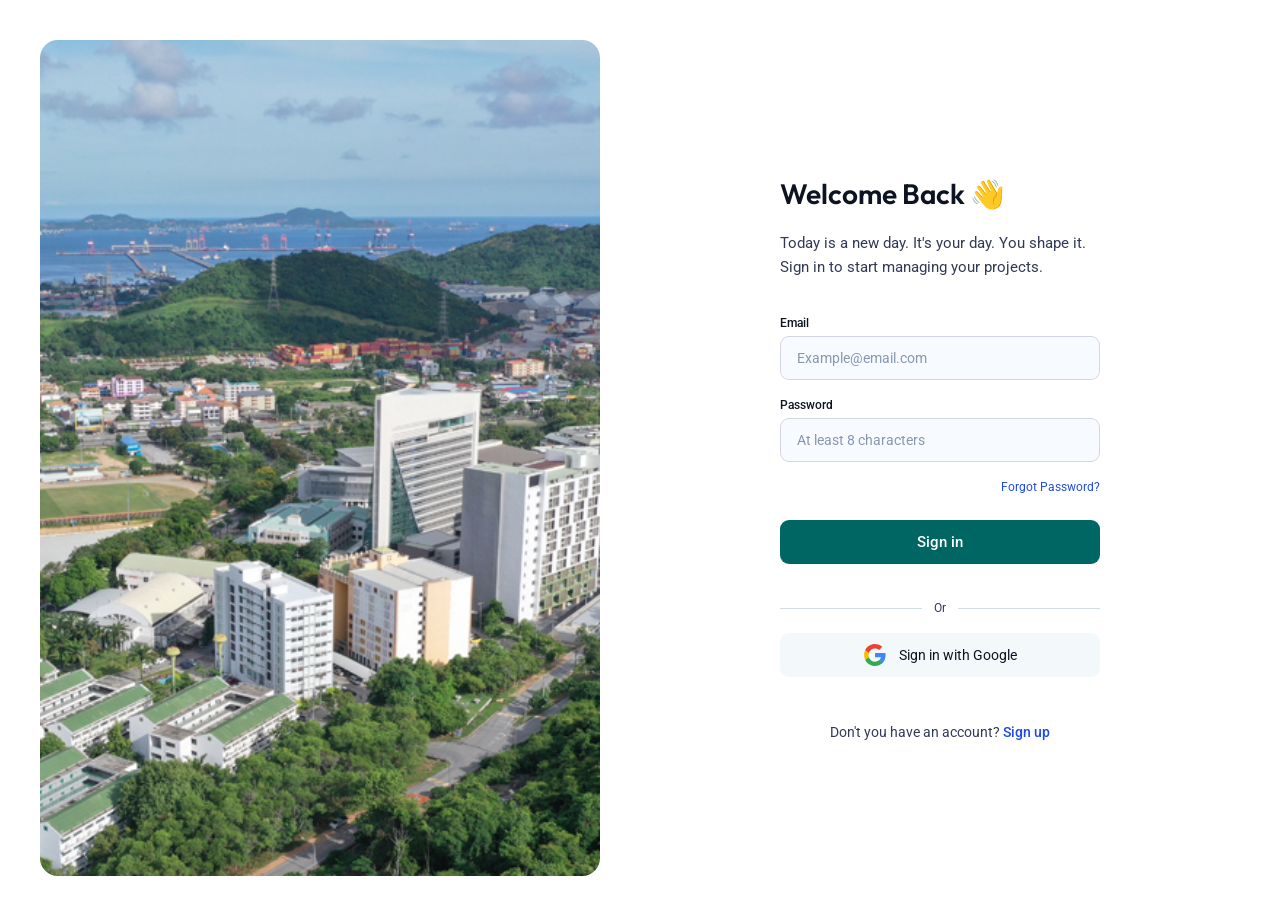
<file: src/index.html>
<!DOCTYPE html>
<html lang="th">
<head>
  <meta charset="UTF-8">
  <meta name="viewport" content="width=device-width, initial-scale=1.0">
  <title>KUDMS - Login</title>
  
  <!-- Fonts: Google Fonts (Inter for Headings, Roboto for Body) -->
  <link rel="preconnect" href="https://fonts.googleapis.com">
  <link rel="preconnect" href="https://fonts.gstatic.com" crossorigin>
  <link href="https://fonts.googleapis.com/css2?family=Inter:wght@400;500;600&family=Outfit:wght@500;600&family=Roboto:wght@400;500&display=swap" rel="stylesheet">
  
  <!-- Styles -->
  <link rel="stylesheet" href="./css/login.css">
</head>
<body>

  <main class="login-container">
    
    <!-- Left Art Section (Hidden on Mobile) -->
    <section class="login-art">
      <img src="../assets/img/side_img_login.jpg" alt="KUDMS Abstract Art">
    </section>

    <!-- Right Form Section -->
    <section class="login-form-wrapper">
      <div class="login-form-content">
        
        <!-- Header -->
        <header class="login-header">
          <h1>Welcome Back 👋</h1>
          <p>Today is a new day. It's your day. You shape it. Sign in to start managing your projects.</p>
        </header>

        <!-- Form -->
        <form class="login-form" action="#" method="POST">
          
          <div class="form-group">
            <label for="email">Email</label>
            <input type="email" id="email" class="form-input" placeholder="Example@email.com" required>
          </div>

          <div class="form-group">
            <label for="password">Password</label>
            <input type="password" id="password" class="form-input" placeholder="At least 8 characters" required>
          </div>

          <a href="./forget_password.html" class="forgot-password">Forgot Password?</a>

          <button type="submit" class="btn-primary">Sign in</button>
        </form>

        <!-- Social Login -->
        <div class="social-login">
          <div class="divider">
            <span>Or</span>
          </div>

          <!-- Since Google svg is not exported separately, we will use a generic svg icon inline or text. Let's use an inline SVG for Google logo -->
          <button type="button" class="btn-social">
            <svg width="24" height="24" viewBox="0 0 24 24" fill="none" xmlns="http://www.w3.org/2000/svg">
              <path d="M22.56 12.25C22.56 11.47 22.49 10.72 22.36 10H12V14.26H17.92C17.66 15.63 16.88 16.79 15.71 17.57V20.34H19.28C21.36 18.42 22.56 15.6 22.56 12.25Z" fill="#4285F4"/>
              <path d="M12 23C14.97 23 17.46 22.02 19.28 20.34L15.71 17.57C14.73 18.23 13.47 18.63 12 18.63C9.16 18.63 6.75 16.71 5.89 14.15H2.22V16.99C4.02 20.57 7.7 23 12 23Z" fill="#34A853"/>
              <path d="M5.89 14.15C5.67 13.49 5.54 12.77 5.54 12C5.54 11.23 5.67 10.51 5.89 9.85V7.01H2.22C1.48 8.49 1.05 10.18 1.05 12C1.05 13.82 1.48 15.51 2.22 16.99L5.89 14.15Z" fill="#FBBC05"/>
              <path d="M12 5.38C13.62 5.38 15.06 5.93 16.2 7.02L19.35 3.87C17.45 2.09 14.97 1 12 1C7.7 1 4.02 3.43 2.22 7.01L5.89 9.85C6.75 7.29 9.16 5.38 12 5.38Z" fill="#EA4335"/>
            </svg>
            Sign in with Google
          </button>
          
          <!-- Commenting out Facebook as per design showing it hidden: display: none -->
          <!--
          <button type="button" class="btn-social">
            Sign in with Facebook
          </button>
          -->
        </div>

        <div class="signup-link">
          Don't you have an account? <a href="#">Sign up</a>
        </div>

      </div>
    </section>

  </main>

</body>
</html>
</file>
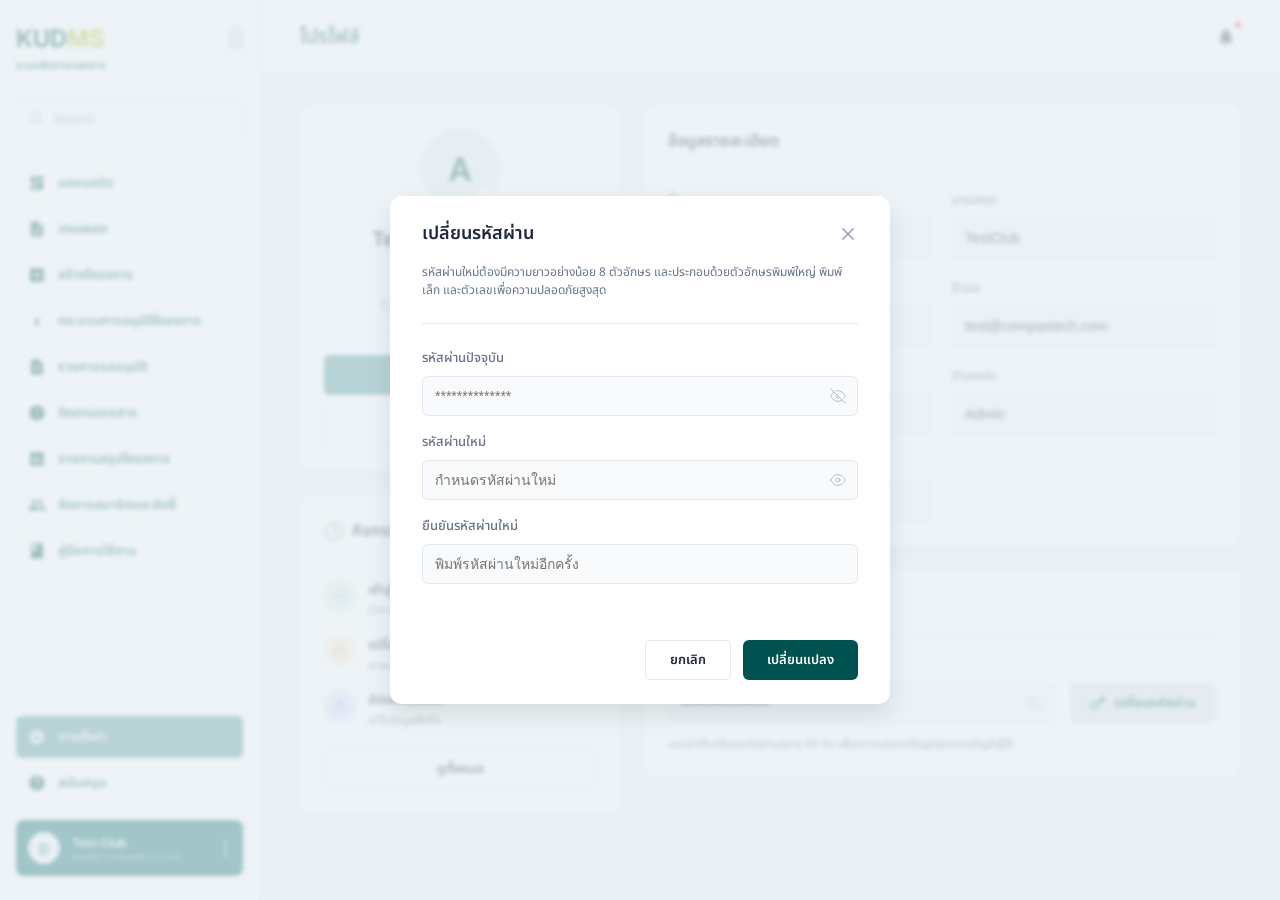
<file: src/account-change_pass.html>
<!DOCTYPE html>
<html lang="th">
<head>
  <meta charset="UTF-8">
  <meta name="viewport" content="width=device-width, initial-scale=1.0">
  <title>KUDMS - Change Password</title>
  
  <!-- Fonts -->
  <link rel="preconnect" href="https://fonts.googleapis.com">
  <link rel="preconnect" href="https://fonts.gstatic.com" crossorigin>
  <link href="https://fonts.googleapis.com/css2?family=Inter:wght@400;500;600;700&family=Noto+Sans+Thai:wght@400;500;600;700&display=swap" rel="stylesheet">
  
  <!-- Styles -->
  <link rel="stylesheet" href="./css/sidebar.css">
  <link rel="stylesheet" href="./css/document.css">
  <link rel="stylesheet" href="./css/account.css">
</head>
<body>

  <!-- Sidebar Component -->
  <kudms-sidebar active-item="settings"></kudms-sidebar>

  <!-- Main Content Area -->
  <main class="main-content">
    
    <!-- Top Navbar Component -->
    <kudms-navbar title="โปรไฟล์" title-style="color: var(--color-primary-dark); font-size: 20px;"></kudms-navbar>

    <!-- Content Container -->
    <div class="content-container account-wrapper">
      
      <div class="account-grid">
        
        <!-- Left Column -->
        <div class="account-left">
          
          <!-- Profile Main Info Card -->
          <div class="account-card">
            <div class="profile-main-info">
              <div class="profile-avatar-large">
                A
                <div class="edit-badge">
                  <svg viewBox="0 0 24 24" stroke-linecap="round" stroke-linejoin="round">
                    <path d="M17 3a2.828 2.828 0 1 1 4 4L7.5 20.5 2 22l1.5-5.5L17 3z"></path>
                  </svg>
                </div>
              </div>
              <h3 class="profile-name-large thai-text">TestClub TestClub</h3>
              <div class="profile-role-badge">Admin</div>
              <div class="profile-email-large">
                <svg viewBox="0 0 24 24" stroke-linecap="round" stroke-linejoin="round">
                  <path d="M4 4h16c1.1 0 2 .9 2 2v12c0 1.1-.9 2-2 2H4c-1.1 0-2-.9-2-2V6c0-1.1.9-2 2-2z"></path>
                  <polyline points="22,6 12,13 2,6"></polyline>
                </svg>
                test@compaxtech.com
              </div>
            </div>
            <div class="profile-actions">
              <button class="btn btn-primary btn-block thai-text">อัปโหลดรูปภาพใหม่</button>
              <button class="btn btn-outline btn-block thai-text">ลบรูปโปรไฟล์</button>
            </div>
          </div>
          
          <!-- Recent Activity Card -->
          <div class="account-card">
            <div class="account-card-header thai-text">
              <svg viewBox="0 0 24 24" stroke-linecap="round" stroke-linejoin="round">
                <circle cx="12" cy="12" r="10"></circle>
                <polyline points="12 6 12 12 16 14"></polyline>
              </svg>
              กิจกรรมล่าสุด
            </div>
            <div class="activity-list">
              <div class="activity-item">
                <div class="activity-left">
                  <div class="activity-icon login">
                    <svg viewBox="0 0 24 24" stroke-linecap="round" stroke-linejoin="round">
                      <path d="M15 3h4a2 2 0 0 1 2 2v14a2 2 0 0 1-2 2h-4"></path>
                      <polyline points="10 17 15 12 10 7"></polyline>
                      <line x1="15" y1="12" x2="3" y2="12"></line>
                    </svg>
                  </div>
                  <div class="activity-details">
                    <div class="activity-title thai-text">เข้าสู่ระบบล่าสุด</div>
                    <div class="activity-desc thai-text">Chrome ในกรุงเทพฯ</div>
                  </div>
                </div>
                <div class="activity-time thai-text">10 นาทีที่แล้ว</div>
              </div>
              
              <div class="activity-item">
                <div class="activity-left">
                  <div class="activity-icon password">
                    <svg viewBox="0 0 24 24" stroke-linecap="round" stroke-linejoin="round">
                      <rect x="3" y="11" width="18" height="11" rx="2" ry="2"></rect>
                      <path d="M7 11V7a5 5 0 0 1 10 0v4"></path>
                    </svg>
                  </div>
                  <div class="activity-details">
                    <div class="activity-title thai-text">เปลี่ยนรหัสผ่าน</div>
                    <div class="activity-desc thai-text">ความปลอดภัยอัปเดต</div>
                  </div>
                </div>
                <div class="activity-time thai-text">2 วันก่อน</div>
              </div>
              
              <div class="activity-item">
                <div class="activity-left">
                  <div class="activity-icon update">
                    <svg viewBox="0 0 24 24" stroke-linecap="round" stroke-linejoin="round">
                      <path d="M20 21v-2a4 4 0 0 0-4-4H8a4 4 0 0 0-4 4v2"></path>
                      <circle cx="12" cy="7" r="4"></circle>
                    </svg>
                  </div>
                  <div class="activity-details">
                    <div class="activity-title thai-text">อัปเดตโปรไฟล์</div>
                    <div class="activity-desc thai-text">แก้ไขข้อมูลสังกัด</div>
                  </div>
                </div>
                <div class="activity-time thai-text">5 วันก่อน</div>
              </div>
            </div>
            <button class="btn btn-outline btn-block thai-text">ดูทั้งหมด</button>
          </div>
          
        </div>
        
        <!-- Right Column -->
        <div class="account-right">
          
          <!-- Details Card -->
          <div class="account-card">
            <div class="account-card-header thai-text">ข้อมูลรายละเอียด</div>
            <div class="form-grid">
              <div class="form-group">
                <label class="thai-text">ชื่อ</label>
                <input type="text" value="TestClub" readonly>
              </div>
              <div class="form-group">
                <label class="thai-text">นามสกุล</label>
                <input type="text" value="TestClub" readonly>
              </div>
              <div class="form-group">
                <label class="thai-text">รหัสนิสิต</label>
                <input type="text" value="6830300000" readonly>
              </div>
              <div class="form-group">
                <label class="thai-text">อีเมล</label>
                <input type="email" value="test@compaxtech.com" readonly>
              </div>
              <div class="form-group">
                <label class="thai-text">เบอร์โทร</label>
                <input type="text" value="000-000-0000" readonly>
              </div>
              <div class="form-group">
                <label class="thai-text">ตำแหน่ง</label>
                <input type="text" value="Admin" readonly>
              </div>
              <div class="form-group">
                <label class="thai-text">สังกัด</label>
                <input type="text" value="CompaX" readonly>
              </div>
            </div>
          </div>
          
          <!-- Security Card -->
          <div class="account-card">
            <div class="account-card-header thai-text">
              <svg viewBox="0 0 24 24" stroke-linecap="round" stroke-linejoin="round">
                <rect x="3" y="11" width="18" height="11" rx="2" ry="2"></rect>
                <path d="M7 11V7a5 5 0 0 1 10 0v4"></path>
              </svg>
              การตั้งค่าความปลอดภัย
            </div>
            
            <div class="security-row">
              <div class="security-input-wrapper">
                <label class="thai-text">รหัสผ่าน (PASSWORD)</label>
                <div class="security-input-container">
                  <input type="password" value="******************" readonly>
                  <div class="eye-icon">
                    <svg viewBox="0 0 24 24" stroke-linecap="round" stroke-linejoin="round">
                      <path d="M17.94 17.94A10.07 10.07 0 0 1 12 20c-7 0-11-8-11-8a18.45 18.45 0 0 1 5.06-5.94M9.9 4.24A9.12 9.12 0 0 1 12 4c7 0 11 8 11 8a18.5 18.5 0 0 1-2.16 3.19m-6.72-1.07a3 3 0 1 1-4.24-4.24"></path>
                      <line x1="1" y1="1" x2="23" y2="23"></line>
                    </svg>
                  </div>
                </div>
              </div>
              <a href="account-change_pass.html" class="btn-change-pass thai-text">
                <svg viewBox="0 0 24 24" stroke-linecap="round" stroke-linejoin="round">
                  <path d="M21 2l-2 2m-7.61 7.61a5.5 5.5 0 1 1-7.778 7.778 5.5 5.5 0 0 1 7.777-7.777zm0 0L15.5 7.5m0 0l3 3L22 7l-3-3m-3.5 3.5L19 4"></path>
                </svg>
                เปลี่ยนรหัสผ่าน
              </a>
            </div>
            <p class="security-helper thai-text">แนะนำให้เปลี่ยนรหัสผ่านทุกๆ 90 วัน เพื่อความปลอดภัยสูงสุดของบัญชีผู้ใช้</p>
          </div>
          
        </div>
        
      </div>

    </div>
  </main>

  <!-- Modal Overlay -->
  <div class="modal-overlay">
    <div class="modal-container">
      <div class="modal-header">
        <h3 class="thai-text">เปลี่ยนรหัสผ่าน</h3>
        <a href="account.html" class="modal-close">
          <svg viewBox="0 0 24 24" stroke-linecap="round" stroke-linejoin="round">
            <line x1="18" y1="6" x2="6" y2="18"></line>
            <line x1="6" y1="6" x2="18" y2="18"></line>
          </svg>
        </a>
      </div>
      <div class="modal-body">
        <p class="modal-subtitle thai-text">รหัสผ่านใหม่ต้องมีความยาวอย่างน้อย 8 ตัวอักษร และประกอบด้วยตัวอักษรพิมพ์ใหญ่ พิมพ์เล็ก และตัวเลขเพื่อความปลอดภัยสูงสุด</p>
        
        <div class="form-group">
          <label class="thai-text">รหัสผ่านปัจจุบัน</label>
          <div class="security-input-container">
            <input type="password" placeholder="**************">
            <div class="eye-icon">
              <svg viewBox="0 0 24 24" stroke-linecap="round" stroke-linejoin="round">
                <path d="M17.94 17.94A10.07 10.07 0 0 1 12 20c-7 0-11-8-11-8a18.45 18.45 0 0 1 5.06-5.94M9.9 4.24A9.12 9.12 0 0 1 12 4c7 0 11 8 11 8a18.5 18.5 0 0 1-2.16 3.19m-6.72-1.07a3 3 0 1 1-4.24-4.24"></path>
                <line x1="1" y1="1" x2="23" y2="23"></line>
              </svg>
            </div>
          </div>
        </div>
        
        <div class="form-group">
          <label class="thai-text">รหัสผ่านใหม่</label>
          <div class="security-input-container">
            <input type="password" placeholder="กำหนดรหัสผ่านใหม่">
            <div class="eye-icon">
              <svg viewBox="0 0 24 24" stroke-linecap="round" stroke-linejoin="round">
                <path d="M1 12s4-8 11-8 11 8 11 8-4 8-11 8-11-8-11-8z"></path>
                <circle cx="12" cy="12" r="3"></circle>
              </svg>
            </div>
          </div>
        </div>
        
        <div class="form-group">
          <label class="thai-text">ยืนยันรหัสผ่านใหม่</label>
          <div class="security-input-container">
            <input type="password" placeholder="พิมพ์รหัสผ่านใหม่อีกครั้ง">
          </div>
        </div>
        
      </div>
      <div class="modal-footer">
        <a href="account.html" class="btn btn-outline thai-text" style="text-decoration: none;">ยกเลิก</a>
        <button class="btn btn-primary thai-text">เปลี่ยนแปลง</button>
      </div>
    </div>
  </div>

  <!-- Scripts -->
  <script src="./js/components/Sidebar.js"></script>
  <script src="./js/components/Navbar.js"></script>
</body>
</html>
</file>
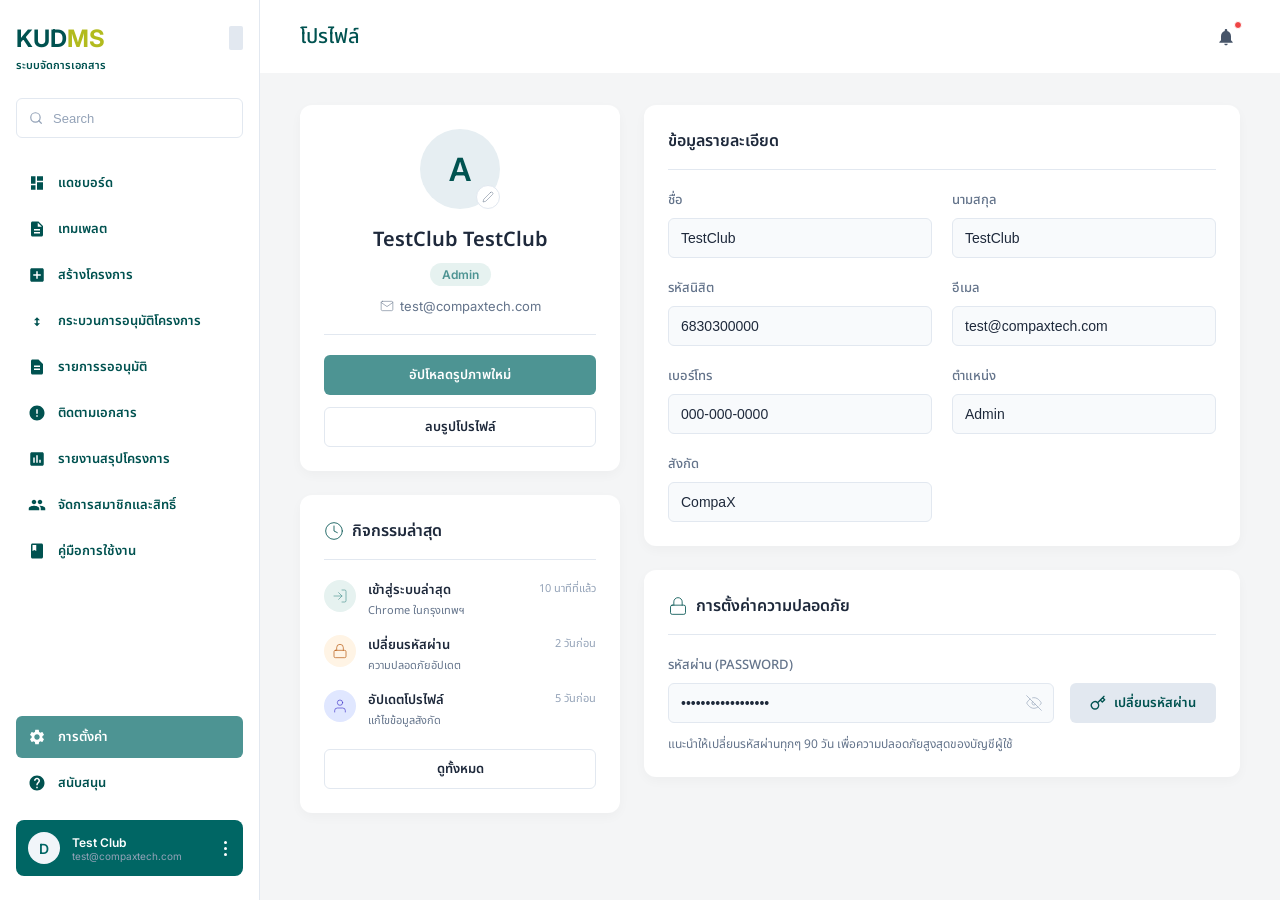
<file: src/account.html>
<!DOCTYPE html>
<html lang="th">
<head>
  <meta charset="UTF-8">
  <meta name="viewport" content="width=device-width, initial-scale=1.0">
  <title>KUDMS - Profile</title>
  
  <!-- Fonts -->
  <link rel="preconnect" href="https://fonts.googleapis.com">
  <link rel="preconnect" href="https://fonts.gstatic.com" crossorigin>
  <link href="https://fonts.googleapis.com/css2?family=Inter:wght@400;500;600;700&family=Noto+Sans+Thai:wght@400;500;600;700&display=swap" rel="stylesheet">
  
  <!-- Styles -->
  <link rel="stylesheet" href="./css/sidebar.css">
  <link rel="stylesheet" href="./css/document.css">
  <link rel="stylesheet" href="./css/account.css">
</head>
<body>

  <!-- Sidebar Component -->
  <kudms-sidebar active-item="settings"></kudms-sidebar>

  <!-- Main Content Area -->
  <main class="main-content">
    
    <!-- Top Navbar Component -->
    <kudms-navbar title="โปรไฟล์" title-style="color: var(--color-primary-dark); font-size: 20px;"></kudms-navbar>

    <!-- Content Container -->
    <div class="content-container account-wrapper">
      
      <div class="account-grid">
        
        <!-- Left Column -->
        <div class="account-left">
          
          <!-- Profile Main Info Card -->
          <div class="account-card">
            <div class="profile-main-info">
              <div class="profile-avatar-large">
                A
                <div class="edit-badge">
                  <svg viewBox="0 0 24 24" stroke-linecap="round" stroke-linejoin="round">
                    <path d="M17 3a2.828 2.828 0 1 1 4 4L7.5 20.5 2 22l1.5-5.5L17 3z"></path>
                  </svg>
                </div>
              </div>
              <h3 class="profile-name-large thai-text">TestClub TestClub</h3>
              <div class="profile-role-badge">Admin</div>
              <div class="profile-email-large">
                <svg viewBox="0 0 24 24" stroke-linecap="round" stroke-linejoin="round">
                  <path d="M4 4h16c1.1 0 2 .9 2 2v12c0 1.1-.9 2-2 2H4c-1.1 0-2-.9-2-2V6c0-1.1.9-2 2-2z"></path>
                  <polyline points="22,6 12,13 2,6"></polyline>
                </svg>
                test@compaxtech.com
              </div>
            </div>
            <div class="profile-actions">
              <button class="btn btn-primary btn-block thai-text">อัปโหลดรูปภาพใหม่</button>
              <button class="btn btn-outline btn-block thai-text">ลบรูปโปรไฟล์</button>
            </div>
          </div>
          
          <!-- Recent Activity Card -->
          <div class="account-card">
            <div class="account-card-header thai-text">
              <svg viewBox="0 0 24 24" stroke-linecap="round" stroke-linejoin="round">
                <circle cx="12" cy="12" r="10"></circle>
                <polyline points="12 6 12 12 16 14"></polyline>
              </svg>
              กิจกรรมล่าสุด
            </div>
            <div class="activity-list">
              <div class="activity-item">
                <div class="activity-left">
                  <div class="activity-icon login">
                    <svg viewBox="0 0 24 24" stroke-linecap="round" stroke-linejoin="round">
                      <path d="M15 3h4a2 2 0 0 1 2 2v14a2 2 0 0 1-2 2h-4"></path>
                      <polyline points="10 17 15 12 10 7"></polyline>
                      <line x1="15" y1="12" x2="3" y2="12"></line>
                    </svg>
                  </div>
                  <div class="activity-details">
                    <div class="activity-title thai-text">เข้าสู่ระบบล่าสุด</div>
                    <div class="activity-desc thai-text">Chrome ในกรุงเทพฯ</div>
                  </div>
                </div>
                <div class="activity-time thai-text">10 นาทีที่แล้ว</div>
              </div>
              
              <div class="activity-item">
                <div class="activity-left">
                  <div class="activity-icon password">
                    <svg viewBox="0 0 24 24" stroke-linecap="round" stroke-linejoin="round">
                      <rect x="3" y="11" width="18" height="11" rx="2" ry="2"></rect>
                      <path d="M7 11V7a5 5 0 0 1 10 0v4"></path>
                    </svg>
                  </div>
                  <div class="activity-details">
                    <div class="activity-title thai-text">เปลี่ยนรหัสผ่าน</div>
                    <div class="activity-desc thai-text">ความปลอดภัยอัปเดต</div>
                  </div>
                </div>
                <div class="activity-time thai-text">2 วันก่อน</div>
              </div>
              
              <div class="activity-item">
                <div class="activity-left">
                  <div class="activity-icon update">
                    <svg viewBox="0 0 24 24" stroke-linecap="round" stroke-linejoin="round">
                      <path d="M20 21v-2a4 4 0 0 0-4-4H8a4 4 0 0 0-4 4v2"></path>
                      <circle cx="12" cy="7" r="4"></circle>
                    </svg>
                  </div>
                  <div class="activity-details">
                    <div class="activity-title thai-text">อัปเดตโปรไฟล์</div>
                    <div class="activity-desc thai-text">แก้ไขข้อมูลสังกัด</div>
                  </div>
                </div>
                <div class="activity-time thai-text">5 วันก่อน</div>
              </div>
            </div>
            <button class="btn btn-outline btn-block thai-text">ดูทั้งหมด</button>
          </div>
          
        </div>
        
        <!-- Right Column -->
        <div class="account-right">
          
          <!-- Details Card -->
          <div class="account-card">
            <div class="account-card-header thai-text">ข้อมูลรายละเอียด</div>
            <div class="form-grid">
              <div class="form-group">
                <label class="thai-text">ชื่อ</label>
                <input type="text" value="TestClub" readonly>
              </div>
              <div class="form-group">
                <label class="thai-text">นามสกุล</label>
                <input type="text" value="TestClub" readonly>
              </div>
              <div class="form-group">
                <label class="thai-text">รหัสนิสิต</label>
                <input type="text" value="6830300000" readonly>
              </div>
              <div class="form-group">
                <label class="thai-text">อีเมล</label>
                <input type="email" value="test@compaxtech.com" readonly>
              </div>
              <div class="form-group">
                <label class="thai-text">เบอร์โทร</label>
                <input type="text" value="000-000-0000" readonly>
              </div>
              <div class="form-group">
                <label class="thai-text">ตำแหน่ง</label>
                <input type="text" value="Admin" readonly>
              </div>
              <div class="form-group">
                <label class="thai-text">สังกัด</label>
                <input type="text" value="CompaX" readonly>
              </div>
            </div>
          </div>
          
          <!-- Security Card -->
          <div class="account-card">
            <div class="account-card-header thai-text">
              <svg viewBox="0 0 24 24" stroke-linecap="round" stroke-linejoin="round">
                <rect x="3" y="11" width="18" height="11" rx="2" ry="2"></rect>
                <path d="M7 11V7a5 5 0 0 1 10 0v4"></path>
              </svg>
              การตั้งค่าความปลอดภัย
            </div>
            
            <div class="security-row">
              <div class="security-input-wrapper">
                <label class="thai-text">รหัสผ่าน (PASSWORD)</label>
                <div class="security-input-container">
                  <input type="password" value="******************" readonly>
                  <div class="eye-icon">
                    <svg viewBox="0 0 24 24" stroke-linecap="round" stroke-linejoin="round">
                      <path d="M17.94 17.94A10.07 10.07 0 0 1 12 20c-7 0-11-8-11-8a18.45 18.45 0 0 1 5.06-5.94M9.9 4.24A9.12 9.12 0 0 1 12 4c7 0 11 8 11 8a18.5 18.5 0 0 1-2.16 3.19m-6.72-1.07a3 3 0 1 1-4.24-4.24"></path>
                      <line x1="1" y1="1" x2="23" y2="23"></line>
                    </svg>
                  </div>
                </div>
              </div>
              <a href="account-change_pass.html" class="btn-change-pass thai-text">
                <svg viewBox="0 0 24 24" stroke-linecap="round" stroke-linejoin="round">
                  <path d="M21 2l-2 2m-7.61 7.61a5.5 5.5 0 1 1-7.778 7.778 5.5 5.5 0 0 1 7.777-7.777zm0 0L15.5 7.5m0 0l3 3L22 7l-3-3m-3.5 3.5L19 4"></path>
                </svg>
                เปลี่ยนรหัสผ่าน
              </a>
            </div>
            <p class="security-helper thai-text">แนะนำให้เปลี่ยนรหัสผ่านทุกๆ 90 วัน เพื่อความปลอดภัยสูงสุดของบัญชีผู้ใช้</p>
          </div>
          
        </div>
        
      </div>

    </div>
  </main>

  <!-- Scripts -->
  <script src="./js/components/Sidebar.js"></script>
  <script src="./js/components/Navbar.js"></script>
</body>
</html>
</file>
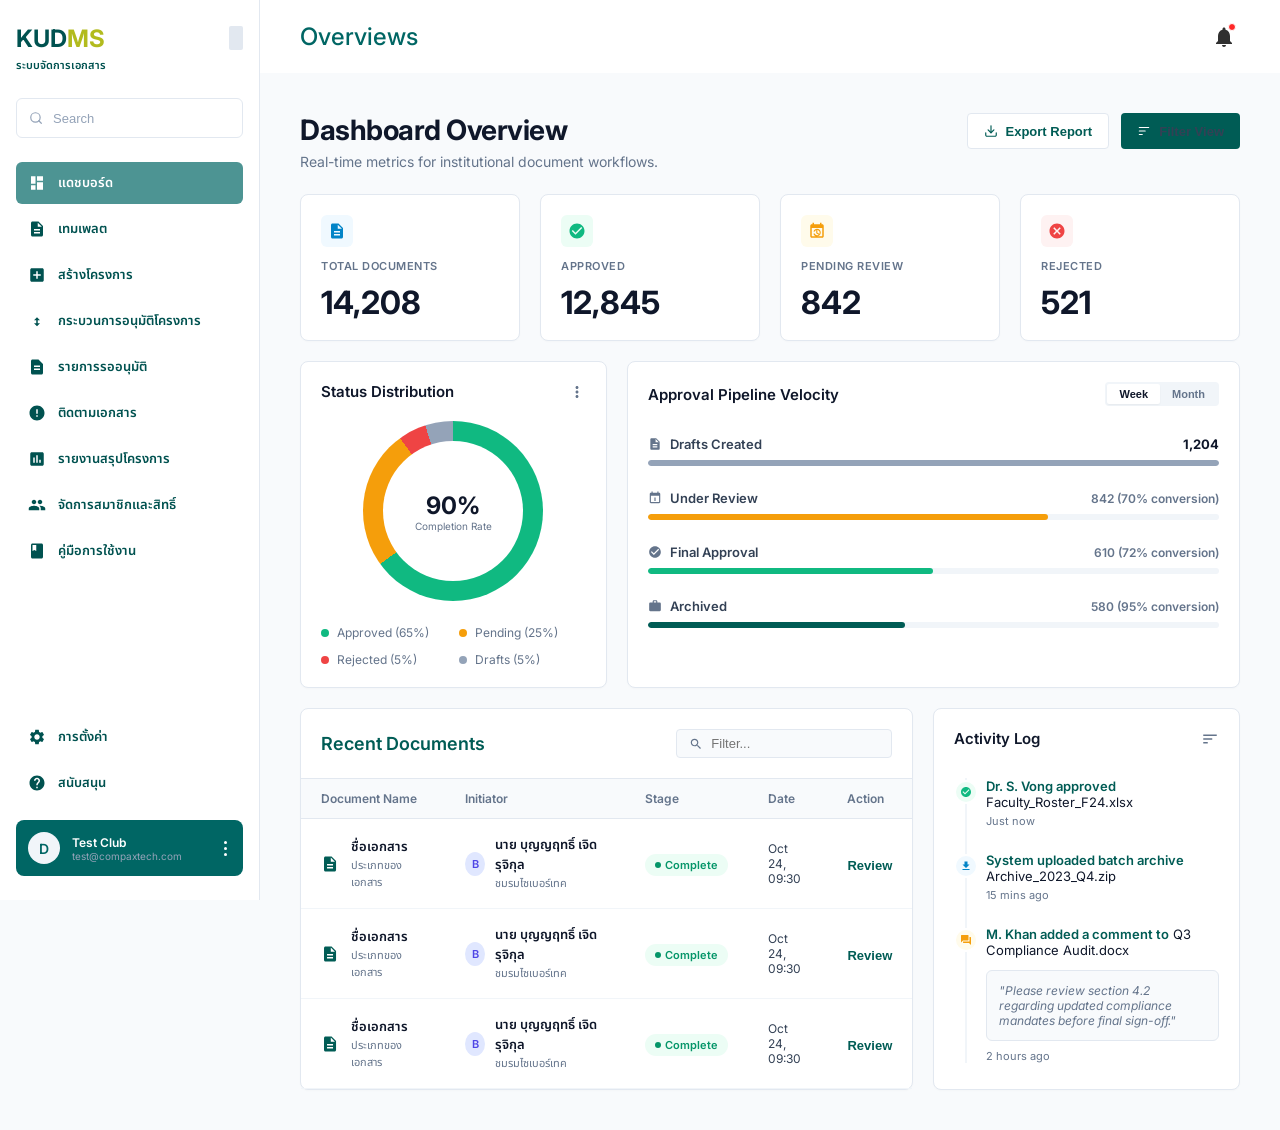
<file: src/dashboard.html>
<!DOCTYPE html>
<html lang="th">
<head>
  <meta charset="UTF-8">
  <meta name="viewport" content="width=device-width, initial-scale=1.0">
  <title>KUDMS - Dashboard</title>
  
  <!-- Fonts -->
  <link rel="preconnect" href="https://fonts.googleapis.com">
  <link rel="preconnect" href="https://fonts.gstatic.com" crossorigin>
  <link href="https://fonts.googleapis.com/css2?family=Inter:wght@400;500;600;700&family=Noto+Sans+Thai:wght@400;500;600;700&display=swap" rel="stylesheet">
  
  <!-- Styles -->
  <link rel="stylesheet" href="./css/sidebar.css">
  <link rel="stylesheet" href="./css/dashboard.css">
</head>
<body>

  <!-- Sidebar Component -->
  <kudms-sidebar active-item="dashboard"></kudms-sidebar>

  <!-- Main Content Area -->
  <main class="main-content">
    
    <!-- Top Navbar Component -->
    <kudms-navbar title="Overviews"></kudms-navbar>

    <div class="content-wrapper">
      <!-- Page Header -->
      <div class="page-header">
      <div>
        <h1 class="page-title">Dashboard Overview</h1>
        <p class="page-subtitle">Real-time metrics for institutional document workflows.</p>
      </div>
      <div class="header-actions">
        <button class="btn btn-outline">
          <svg width="14" height="14" viewBox="0 0 24 24" fill="none" xmlns="http://www.w3.org/2000/svg">
            <path d="M21 15V19C21 19.5304 20.7893 20.0391 20.4142 20.4142C20.0391 20.7893 19.5304 21 19 21H5C4.46957 21 3.96086 20.7893 3.58579 20.4142C3.21071 20.0391 3 19.5304 3 19V15" stroke="currentColor" stroke-width="2" stroke-linecap="round" stroke-linejoin="round"/>
            <path d="M7 10L12 15L17 10" stroke="currentColor" stroke-width="2" stroke-linecap="round" stroke-linejoin="round"/>
            <path d="M12 15V3" stroke="currentColor" stroke-width="2" stroke-linecap="round" stroke-linejoin="round"/>
          </svg>
          Export Report
        </button>
        <button class="btn btn-primary">
          <svg width="14" height="14" viewBox="0 0 24 24" fill="none" xmlns="http://www.w3.org/2000/svg">
            <path d="M4 6H20M4 12H14M4 18H9" stroke="white" stroke-width="2" stroke-linecap="round" stroke-linejoin="round"/>
          </svg>
          Filter View
        </button>
      </div>
    </div>

    <!-- KPI Grid -->
    <div class="kpi-grid">
      <div class="kpi-card">
        <div class="kpi-icon blue">
          <svg viewBox="0 0 24 24"><path d="M14 2H6c-1.1 0-1.99.9-1.99 2L4 20c0 1.1.89 2 1.99 2H18c1.1 0 2-.9 2-2V8l-6-6zm2 16H8v-2h8v2zm0-4H8v-2h8v2zm-3-5V3.5L18.5 9H13z"/></svg>
        </div>
        <div class="kpi-title">TOTAL DOCUMENTS</div>
        <div class="kpi-value">14,208</div>
      </div>
      
      <div class="kpi-card">
        <div class="kpi-icon green">
          <svg viewBox="0 0 24 24"><path d="M12 2C6.48 2 2 6.48 2 12s4.48 10 10 10 10-4.48 10-10S17.52 2 12 2zm-2 15l-5-5 1.41-1.41L10 14.17l7.59-7.59L19 8l-9 9z"/></svg>
        </div>
        <div class="kpi-title">APPROVED</div>
        <div class="kpi-value">12,845</div>
      </div>
      
      <div class="kpi-card">
        <div class="kpi-icon orange">
          <svg viewBox="0 0 24 24"><path d="M19 3h-1V1h-2v2H8V1H6v2H5c-1.11 0-1.99.9-1.99 2L3 19c0 1.1.89 2 2 2h14c1.1 0 2-.9 2-2V5c0-1.1-.9-2-2-2zm0 16H5V8h14v11zM11.99 9.09c-2.12 0-3.92 1.45-4.61 3.41l1.41.48c.48-1.35 1.76-2.31 3.29-2.31 1.93 0 3.5 1.57 3.5 3.5S14.01 17.67 12 17.67c-1.6 0-2.95-1.08-3.37-2.55l-1.45.42C7.75 17.5 9.7 19.09 12 19.09c2.76 0 5-2.24 5-5s-2.24-5-5.01-5.01zM11 11v4l3.25 1.95.75-1.23-2.5-1.49V11h-1.5z"/></svg>
        </div>
        <div class="kpi-title">PENDING REVIEW</div>
        <div class="kpi-value">842</div>
      </div>
      
      <div class="kpi-card">
        <div class="kpi-icon red">
          <svg viewBox="0 0 24 24"><path d="M12 2C6.47 2 2 6.47 2 12s4.47 10 10 10 10-4.47 10-10S17.53 2 12 2zm5 13.59L15.59 17 12 13.41 8.41 17 7 15.59 10.59 12 7 8.41 8.41 7 12 10.59 15.59 7 17 8.41 13.41 12 17 15.59z"/></svg>
        </div>
        <div class="kpi-title">REJECTED</div>
        <div class="kpi-value">521</div>
      </div>
    </div>

    <!-- Middle Section -->
    <div class="middle-section">
      <!-- Status Distribution -->
      <div class="card">
        <div class="card-header">
          <div class="card-title">Status Distribution</div>
          <svg width="18" height="18" viewBox="0 0 24 24" fill="#64748B"><path d="M12 8c1.1 0 2-.9 2-2s-.9-2-2-2-2 .9-2 2 .9 2 2 2zm0 2c-1.1 0-2 .9-2 2s.9 2 2 2 2-.9 2-2-.9-2-2-2zm0 6c-1.1 0-2 .9-2 2s.9 2 2 2 2-.9 2-2-.9-2-2-2z"/></svg>
        </div>
        <div class="donut-container">
          <div class="donut-chart">
            <div class="donut-inner">
              <div class="donut-percentage">90%</div>
              <div class="donut-label">Completion Rate</div>
            </div>
          </div>
          <div class="donut-legend">
            <div class="legend-item">
              <div class="legend-dot" style="background: #10B981;"></div>
              Approved (65%)
            </div>
            <div class="legend-item">
              <div class="legend-dot" style="background: #F59E0B;"></div>
              Pending (25%)
            </div>
            <div class="legend-item">
              <div class="legend-dot" style="background: #EF4444;"></div>
              Rejected (5%)
            </div>
            <div class="legend-item">
              <div class="legend-dot" style="background: #94A3B8;"></div>
              Drafts (5%)
            </div>
          </div>
        </div>
      </div>

      <!-- Approval Pipeline Velocity -->
      <div class="card">
        <div class="card-header">
          <div class="card-title">Approval Pipeline Velocity</div>
          <div class="toggle-group">
            <button class="toggle-btn active">Week</button>
            <button class="toggle-btn">Month</button>
          </div>
        </div>
        
        <div class="pipeline-list">
          <!-- Item 1 -->
          <div class="pipeline-item">
            <div class="pipeline-header">
              <div class="pipeline-label">
                <svg viewBox="0 0 24 24"><path d="M14 2H6c-1.1 0-1.99.9-1.99 2L4 20c0 1.1.89 2 1.99 2H18c1.1 0 2-.9 2-2V8l-6-6zm2 16H8v-2h8v2zm0-4H8v-2h8v2zm-3-5V3.5L18.5 9H13z"/></svg>
                Drafts Created
              </div>
              <div class="pipeline-value"><strong>1,204</strong></div>
            </div>
            <div class="progress-bg">
              <div class="progress-bar" style="width: 100%; background: #94A3B8;"></div>
            </div>
          </div>

          <!-- Item 2 -->
          <div class="pipeline-item">
            <div class="pipeline-header">
              <div class="pipeline-label">
                <svg viewBox="0 0 24 24"><path d="M19 3h-1V1h-2v2H8V1H6v2H5c-1.11 0-1.99.9-1.99 2L3 19c0 1.1.89 2 2 2h14c1.1 0 2-.9 2-2V5c0-1.1-.9-2-2-2zm0 16H5V8h14v11zM11 11h2v4h-2zM11 15h2v2h-2z"/></svg>
                Under Review
              </div>
              <div class="pipeline-value">842 (70% conversion)</div>
            </div>
            <div class="progress-bg">
              <div class="progress-bar" style="width: 70%; background: #F59E0B;"></div>
            </div>
          </div>

          <!-- Item 3 -->
          <div class="pipeline-item">
            <div class="pipeline-header">
              <div class="pipeline-label">
                <svg viewBox="0 0 24 24"><path d="M12 2C6.48 2 2 6.48 2 12s4.48 10 10 10 10-4.48 10-10S17.52 2 12 2zm-2 15l-5-5 1.41-1.41L10 14.17l7.59-7.59L19 8l-9 9z"/></svg>
                Final Approval
              </div>
              <div class="pipeline-value">610 (72% conversion)</div>
            </div>
            <div class="progress-bg">
              <div class="progress-bar" style="width: 50%; background: #10B981;"></div>
            </div>
          </div>

          <!-- Item 4 -->
          <div class="pipeline-item">
            <div class="pipeline-header">
              <div class="pipeline-label">
                <svg viewBox="0 0 24 24"><path d="M20 6h-4V4c0-1.11-.89-2-2-2h-4c-1.11 0-2 .89-2 2v2H4c-1.11 0-1.99.89-1.99 2L2 19c0 1.11.89 2 2 2h16c1.11 0 2-.89 2-2V8c0-1.11-.89-2-2-2zm-6 0h-4V4h4v2z"/></svg>
                Archived
              </div>
              <div class="pipeline-value">580 (95% conversion)</div>
            </div>
            <div class="progress-bg">
              <div class="progress-bar" style="width: 45%; background: #005C55;"></div>
            </div>
          </div>
        </div>
      </div>
    </div>

    <!-- Bottom Section -->
    <div class="bottom-section">
      <!-- Recent Documents Table -->
      <div class="table-card">
        <div class="table-header">
          <div class="table-title">Recent Documents</div>
          <div class="table-search">
            <svg viewBox="0 0 24 24"><path d="M15.5 14h-.79l-.28-.27C15.41 12.59 16 11.11 16 9.5 16 5.91 13.09 3 9.5 3S3 5.91 3 9.5 5.91 16 9.5 16c1.61 0 3.09-.59 4.23-1.57l.27.28v.79l5 4.99L20.49 19l-4.99-5zm-6 0C7.01 14 5 11.99 5 9.5S7.01 5 9.5 5 14 7.01 14 9.5 11.99 14 9.5 14z"/></svg>
            <input type="text" placeholder="Filter...">
          </div>
        </div>
        <table class="data-table">
          <thead>
            <tr>
              <th>Document Name</th>
              <th>Initiator</th>
              <th>Stage</th>
              <th>Date</th>
              <th>Action</th>
            </tr>
          </thead>
          <tbody>
            <tr>
              <td>
                <div class="doc-name-cell">
                  <svg class="doc-icon-sm" viewBox="0 0 24 24"><path d="M14 2H6c-1.1 0-1.99.9-1.99 2L4 20c0 1.1.89 2 1.99 2H18c1.1 0 2-.9 2-2V8l-6-6zm2 16H8v-2h8v2zm0-4H8v-2h8v2zm-3-5V3.5L18.5 9H13z"/></svg>
                  <div>
                    <div class="doc-title thai-text">ชื่อเอกสาร</div>
                    <div class="doc-type thai-text">ประเภทของเอกสาร</div>
                  </div>
                </div>
              </td>
              <td>
                <div class="initiator-cell">
                  <div class="avatar-sm">B</div>
                  <div>
                    <div class="doc-title thai-text">นาย บุญญฤทธิ์ เจิดรุจิกุล</div>
                    <div class="doc-type thai-text">ชมรมไซเบอร์เทค</div>
                  </div>
                </div>
              </td>
              <td>
                <div class="badge">
                  <div class="badge-dot"></div>
                  Complete
                </div>
              </td>
              <td>
                <div class="date-text">Oct 24,<br>09:30</div>
              </td>
              <td>
                <button class="btn-text">Review</button>
              </td>
            </tr>
            <tr>
              <td>
                <div class="doc-name-cell">
                  <svg class="doc-icon-sm" viewBox="0 0 24 24"><path d="M14 2H6c-1.1 0-1.99.9-1.99 2L4 20c0 1.1.89 2 1.99 2H18c1.1 0 2-.9 2-2V8l-6-6zm2 16H8v-2h8v2zm0-4H8v-2h8v2zm-3-5V3.5L18.5 9H13z"/></svg>
                  <div>
                    <div class="doc-title thai-text">ชื่อเอกสาร</div>
                    <div class="doc-type thai-text">ประเภทของเอกสาร</div>
                  </div>
                </div>
              </td>
              <td>
                <div class="initiator-cell">
                  <div class="avatar-sm">B</div>
                  <div>
                    <div class="doc-title thai-text">นาย บุญญฤทธิ์ เจิดรุจิกุล</div>
                    <div class="doc-type thai-text">ชมรมไซเบอร์เทค</div>
                  </div>
                </div>
              </td>
              <td>
                <div class="badge">
                  <div class="badge-dot"></div>
                  Complete
                </div>
              </td>
              <td>
                <div class="date-text">Oct 24,<br>09:30</div>
              </td>
              <td>
                <button class="btn-text">Review</button>
              </td>
            </tr>
            <tr>
              <td>
                <div class="doc-name-cell">
                  <svg class="doc-icon-sm" viewBox="0 0 24 24"><path d="M14 2H6c-1.1 0-1.99.9-1.99 2L4 20c0 1.1.89 2 1.99 2H18c1.1 0 2-.9 2-2V8l-6-6zm2 16H8v-2h8v2zm0-4H8v-2h8v2zm-3-5V3.5L18.5 9H13z"/></svg>
                  <div>
                    <div class="doc-title thai-text">ชื่อเอกสาร</div>
                    <div class="doc-type thai-text">ประเภทของเอกสาร</div>
                  </div>
                </div>
              </td>
              <td>
                <div class="initiator-cell">
                  <div class="avatar-sm">B</div>
                  <div>
                    <div class="doc-title thai-text">นาย บุญญฤทธิ์ เจิดรุจิกุล</div>
                    <div class="doc-type thai-text">ชมรมไซเบอร์เทค</div>
                  </div>
                </div>
              </td>
              <td>
                <div class="badge">
                  <div class="badge-dot"></div>
                  Complete
                </div>
              </td>
              <td>
                <div class="date-text">Oct 24,<br>09:30</div>
              </td>
              <td>
                <button class="btn-text">Review</button>
              </td>
            </tr>
          </tbody>
        </table>
      </div>

      <!-- Activity Log -->
      <div class="card activity-log">
        <div class="card-header">
          <div class="card-title" style="margin:0;">Activity Log</div>
          <svg width="18" height="18" viewBox="0 0 24 24" fill="#64748B"><path d="M3 18h6v-2H3v2zM3 6v2h18V6H3zm0 7h12v-2H3v2z"/></svg>
        </div>
        
        <div class="timeline">
          
          <div class="timeline-item">
            <div class="timeline-icon green">
              <svg viewBox="0 0 24 24"><path d="M12 2C6.48 2 2 6.48 2 12s4.48 10 10 10 10-4.48 10-10S17.52 2 12 2zm-2 15l-5-5 1.41-1.41L10 14.17l7.59-7.59L19 8l-9 9z"/></svg>
            </div>
            <div class="timeline-content">
              <div class="timeline-text"><strong>Dr. S. Vong approved</strong> Faculty_Roster_F24.xlsx</div>
              <div class="timeline-time">Just now</div>
            </div>
          </div>

          <div class="timeline-item">
            <div class="timeline-icon blue">
              <svg viewBox="0 0 24 24"><path d="M19 9h-4V3H9v6H5l7 7 7-7zM5 18v2h14v-2H5z"/></svg>
            </div>
            <div class="timeline-content">
              <div class="timeline-text"><strong>System uploaded batch archive</strong> Archive_2023_Q4.zip</div>
              <div class="timeline-time">15 mins ago</div>
            </div>
          </div>

          <div class="timeline-item">
            <div class="timeline-icon orange">
              <svg viewBox="0 0 24 24"><path d="M21 6h-2v9H6v2c0 .55.45 1 1 1h11l4 4V7c0-.55-.45-1-1-1zm-4 6V3c0-.55-.45-1-1-1H3c-.55 0-1 .45-1 1v14l4-4h10c.55 0 1-.45 1-1z"/></svg>
            </div>
            <div class="timeline-content">
              <div class="timeline-text"><strong>M. Khan added a comment to</strong> Q3 Compliance Audit.docx</div>
              <div class="timeline-box">
                "Please review section 4.2 regarding updated compliance mandates before final sign-off."
              </div>
              <div class="timeline-time" style="margin-top: 4px;">2 hours ago</div>
            </div>
          </div>

        </div>
      </div>
      </div>
    </div>

  </main>

  <!-- Scripts -->
  <script src="./js/components/Sidebar.js"></script>
  <script src="./js/components/Navbar.js"></script>
</body>
</html>
</file>
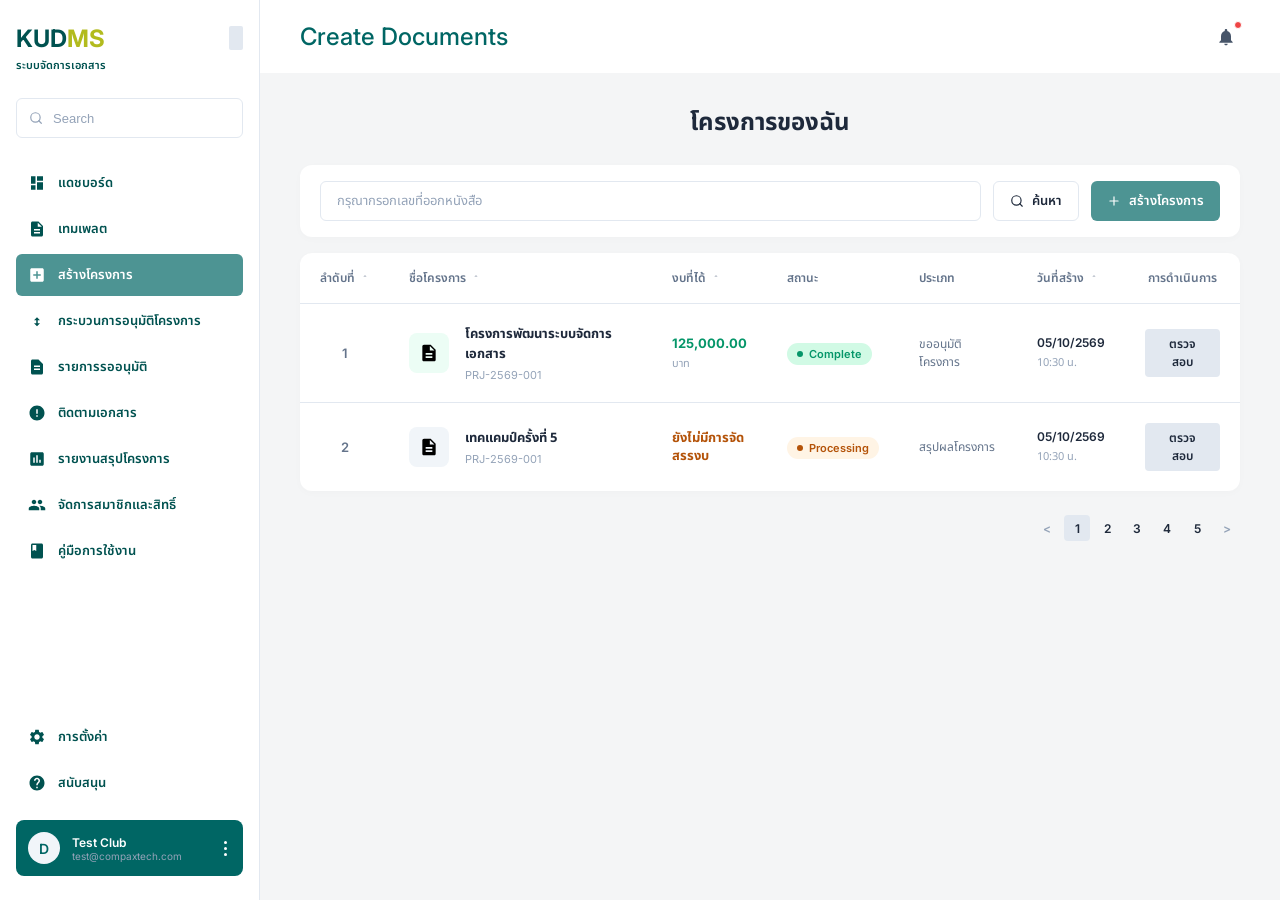
<file: src/document.html>
<!DOCTYPE html>
<html lang="th">

<head>
  <meta charset="UTF-8">
  <meta name="viewport" content="width=device-width, initial-scale=1.0">
  <title>KUDMS - Create Documents</title>

  <!-- Fonts -->
  <link rel="preconnect" href="https://fonts.googleapis.com">
  <link rel="preconnect" href="https://fonts.gstatic.com" crossorigin>
  <link
    href="https://fonts.googleapis.com/css2?family=Inter:wght@400;500;600;700&family=Noto+Sans+Thai:wght@400;500;600;700&display=swap"
    rel="stylesheet">

  <!-- Styles -->
  <link rel="stylesheet" href="./css/sidebar.css">
  <link rel="stylesheet" href="./css/document.css">
</head>

<body>

  <!-- Sidebar Component -->
  <kudms-sidebar active-item="create-project"></kudms-sidebar>

  <!-- Main Content Area -->
  <main class="main-content">

    <!-- Top Navbar Component -->
    <kudms-navbar title="Create Documents"></kudms-navbar>

    <!-- Content Container -->
    <div class="content-container">

      <h1 class="page-title thai-text">โครงการของฉัน</h1>

      <!-- Toolbar -->
      <div class="toolbar">
        <div class="search-field">
          <input type="text" class="thai-text" placeholder="กรุณากรอกเลขที่ออกหนังสือ">
        </div>
        <button class="btn btn-outline thai-text">
          <svg width="14" height="14" viewBox="0 0 24 24" fill="none" xmlns="http://www.w3.org/2000/svg">
            <path
              d="M11 19C15.4183 19 19 15.4183 19 11C19 6.58172 15.4183 3 11 3C6.58172 3 3 6.58172 3 11C3 15.4183 6.58172 19 11 19Z"
              stroke="currentColor" stroke-width="2" stroke-linecap="round" stroke-linejoin="round" />
            <path d="M21 21L16.65 16.65" stroke="currentColor" stroke-width="2" stroke-linecap="round"
              stroke-linejoin="round" />
          </svg>
          ค้นหา
        </button>
        <button class="btn btn-primary thai-text">
          <svg width="14" height="14" viewBox="0 0 24 24" fill="none" xmlns="http://www.w3.org/2000/svg">
            <path d="M12 5V19M5 12H19" stroke="white" stroke-width="2" stroke-linecap="round" stroke-linejoin="round" />
          </svg>
          สร้างโครงการ
        </button>
      </div>

      <!-- Data Table -->
      <div class="table-card">
        <table class="data-table">
          <thead>
            <tr>
              <th class="thai-text" style="text-align: center; width: 60px;">
                <div class="th-content" style="justify-content: center;">
                  ลำดับที่
                  <span class="sort-arrows">
                    <svg viewBox="0 0 24 24">
                      <path d="M7 14l5-5 5 5z" />
                      <path d="M7 10l5 5 5-5z" style="display:none;" />
                    </svg>
                  </span>
                </div>
              </th>
              <th class="thai-text">
                <div class="th-content">
                  ชื่อโครงการ
                  <span class="sort-arrows">
                    <svg viewBox="0 0 24 24">
                      <path d="M7 14l5-5 5 5z" />
                    </svg>
                  </span>
                </div>
              </th>
              <th class="thai-text">
                <div class="th-content">
                  งบที่ได้
                  <span class="sort-arrows">
                    <svg viewBox="0 0 24 24">
                      <path d="M7 14l5-5 5 5z" />
                    </svg>
                  </span>
                </div>
              </th>
              <th class="thai-text">สถานะ</th>
              <th class="thai-text">ประเภท</th>
              <th class="thai-text">
                <div class="th-content">
                  วันที่สร้าง
                  <span class="sort-arrows">
                    <svg viewBox="0 0 24 24">
                      <path d="M7 14l5-5 5 5z" />
                    </svg>
                  </span>
                </div>
              </th>
              <th class="thai-text" style="text-align: center;">การดำเนินการ</th>
            </tr>
          </thead>
          <tbody>

            <!-- Row 1 -->
            <tr>
              <td class="col-no">1</td>
              <td>
                <div class="project-cell">
                  <div class="doc-icon green">
                    <svg width="20" height="20" viewBox="0 0 24 24">
                      <path
                        d="M14 2H6c-1.1 0-1.99.9-1.99 2L4 20c0 1.1.89 2 1.99 2H18c1.1 0 2-.9 2-2V8l-6-6zm2 16H8v-2h8v2zm0-4H8v-2h8v2zm-3-5V3.5L18.5 9H13z" />
                    </svg>
                  </div>
                  <div class="project-info">
                    <div class="project-title thai-text">โครงการพัฒนาระบบจัดการเอกสาร</div>
                    <div class="project-code">PRJ-2569-001</div>
                  </div>
                </div>
              </td>
              <td>
                <div class="budget-info">
                  <span class="budget-amount">125,000.00</span>
                  <span class="budget-currency thai-text">บาท</span>
                </div>
              </td>
              <td>
                <div class="badge badge-success">
                  <div class="badge-dot"></div>
                  Complete
                </div>
              </td>
              <td>
                <div class="type-text thai-text">ขออนุมัติโครงการ</div>
              </td>
              <td>
                <div class="date-info">
                  <span class="date-text">05/10/2569</span>
                  <span class="time-text thai-text">10:30 น.</span>
                </div>
              </td>
              <td style="text-align: center;">
                <button class="btn-action thai-text">ตรวจสอบ</button>
              </td>
            </tr>

            <!-- Row 2 -->
            <tr>
              <td class="col-no">2</td>
              <td>
                <div class="project-cell">
                  <div class="doc-icon gray">
                    <svg width="20" height="20" viewBox="0 0 24 24">
                      <path
                        d="M14 2H6c-1.1 0-1.99.9-1.99 2L4 20c0 1.1.89 2 1.99 2H18c1.1 0 2-.9 2-2V8l-6-6zm2 16H8v-2h8v2zm0-4H8v-2h8v2zm-3-5V3.5L18.5 9H13z" />
                    </svg>
                  </div>
                  <div class="project-info">
                    <div class="project-title thai-text">เทคแคมป์ครั้งที่ 5</div>
                    <div class="project-code">PRJ-2569-001</div>
                  </div>
                </div>
              </td>
              <td>
                <div class="budget-info">
                  <span class="budget-amount warning thai-text">ยังไม่มีการจัด<br>สรรงบ</span>
                </div>
              </td>
              <td>
                <div class="badge badge-warning">
                  <div class="badge-dot"></div>
                  Processing
                </div>
              </td>
              <td>
                <div class="type-text thai-text">สรุปผลโครงการ</div>
              </td>
              <td>
                <div class="date-info">
                  <span class="date-text">05/10/2569</span>
                  <span class="time-text thai-text">10:30 น.</span>
                </div>
              </td>
              <td style="text-align: center;">
                <button class="btn-action thai-text">ตรวจสอบ</button>
              </td>
            </tr>

          </tbody>
        </table>
      </div>

      <!-- Pagination -->
      <div class="pagination">
        <a href="#" class="page-link arrow">&lt;</a>
        <a href="#" class="page-link active">1</a>
        <a href="#" class="page-link">2</a>
        <a href="#" class="page-link">3</a>
        <a href="#" class="page-link">4</a>
        <a href="#" class="page-link">5</a>
        <a href="#" class="page-link arrow">&gt;</a>
      </div>

    </div>
  </main>

  <!-- Scripts -->
  <script src="./js/components/Sidebar.js"></script>
  <script src="./js/components/Navbar.js"></script>
</body>

</html>
</file>
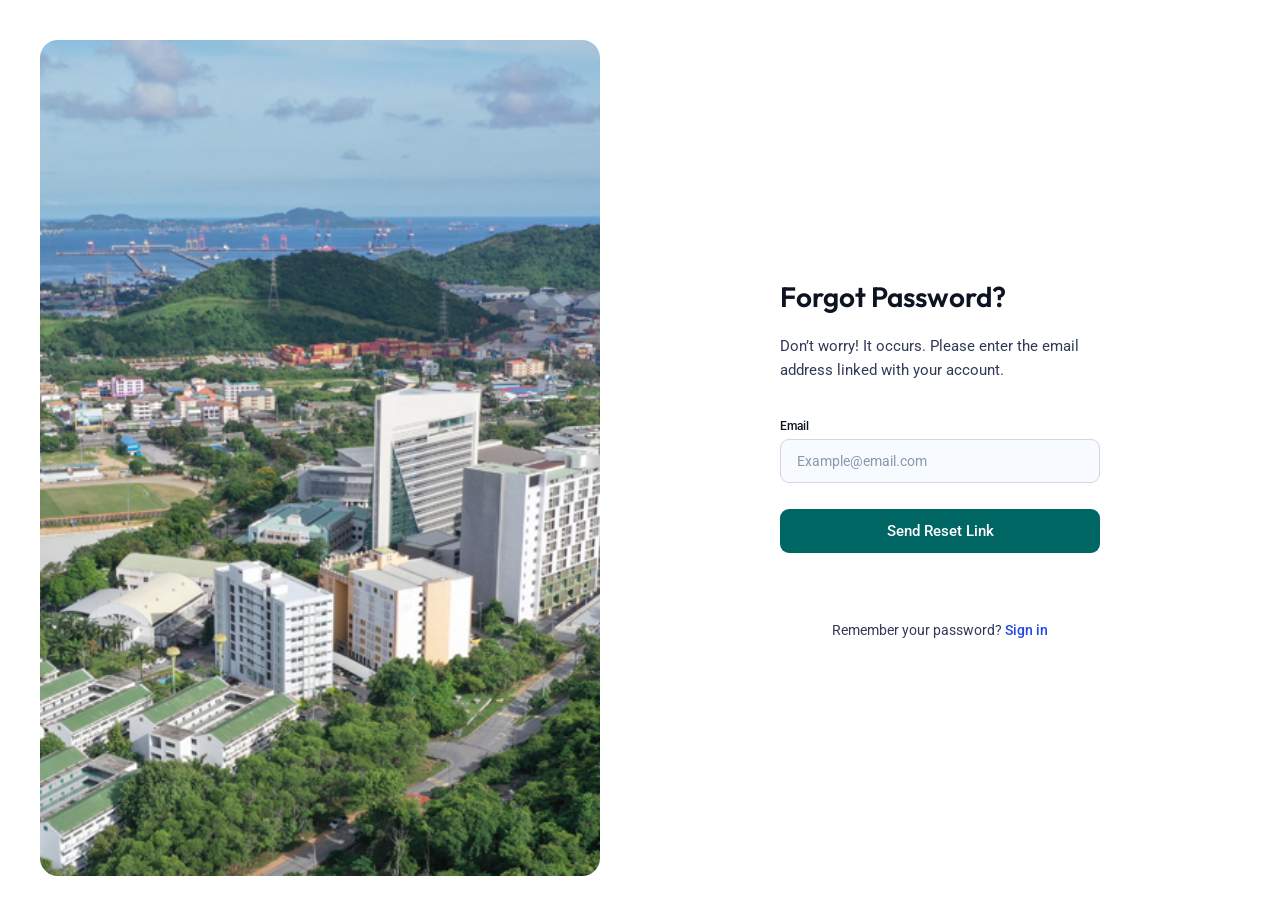
<file: src/forget_password.html>
<!DOCTYPE html>
<html lang="th">
<head>
  <meta charset="UTF-8">
  <meta name="viewport" content="width=device-width, initial-scale=1.0">
  <title>KUDMS - Forgot Password</title>
  
  <!-- Fonts: Google Fonts (Inter for Headings, Roboto for Body) -->
  <link rel="preconnect" href="https://fonts.googleapis.com">
  <link rel="preconnect" href="https://fonts.gstatic.com" crossorigin>
  <link href="https://fonts.googleapis.com/css2?family=Inter:wght@400;500;600&family=Outfit:wght@500;600&family=Roboto:wght@400;500&display=swap" rel="stylesheet">
  
  <!-- Styles -->
  <link rel="stylesheet" href="./css/login.css">
</head>
<body>

  <main class="login-container">
    
    <!-- Left Art Section (Hidden on Mobile) -->
    <section class="login-art">
      <img src="../assets/img/side_img_login.jpg" alt="KUDMS Abstract Art">
    </section>

    <!-- Right Form Section -->
    <section class="login-form-wrapper">
      <div class="login-form-content">
        
        <!-- Header -->
        <header class="login-header">
          <h1>Forgot Password?</h1>
          <p>Don’t worry! It occurs. Please enter the email address linked with your account.</p>
        </header>

        <!-- Form -->
        <form class="login-form" action="#" method="POST">
          
          <div class="form-group">
            <label for="email">Email</label>
            <input type="email" id="email" class="form-input" placeholder="Example@email.com" required>
          </div>

          <button type="submit" class="btn-primary">Send Reset Link</button>
        </form>

        <div class="signup-link" style="margin-top: 32px;">
          Remember your password? <a href="./index.html">Sign in</a>
        </div>

      </div>
    </section>

  </main>

</body>
</html>
</file>
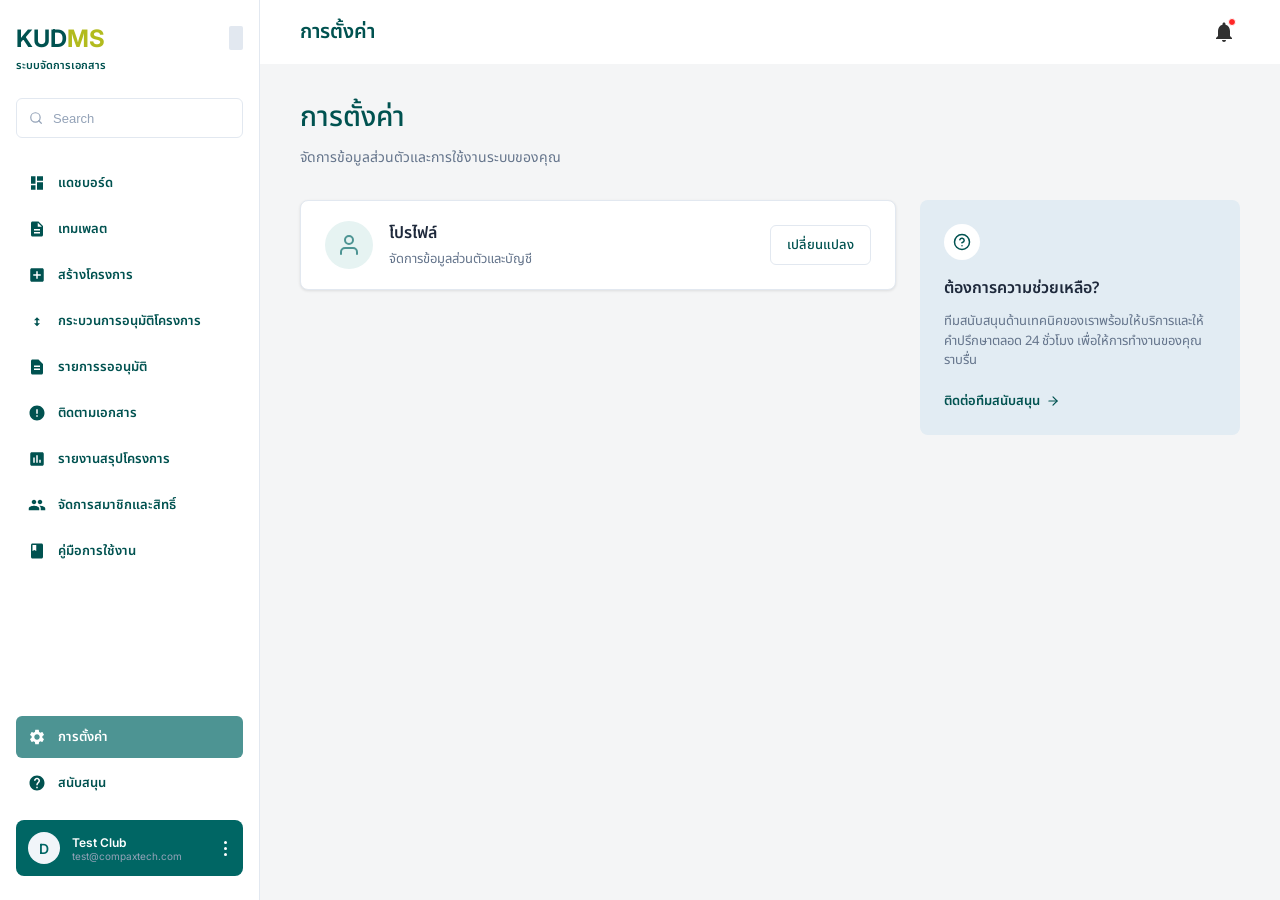
<file: src/settings.html>
<!DOCTYPE html>
<html lang="th">
<head>
  <meta charset="UTF-8">
  <meta name="viewport" content="width=device-width, initial-scale=1.0">
  <title>KUDMS - Settings</title>
  
  <!-- Fonts -->
  <link rel="preconnect" href="https://fonts.googleapis.com">
  <link rel="preconnect" href="https://fonts.gstatic.com" crossorigin>
  <link href="https://fonts.googleapis.com/css2?family=Inter:wght@400;500;600;700&family=Noto+Sans+Thai:wght@400;500;600;700&display=swap" rel="stylesheet">
  
  <!-- Styles -->
  <link rel="stylesheet" href="./css/document.css">
  <link rel="stylesheet" href="./css/sidebar.css">
  <link rel="stylesheet" href="./css/settings.css">
</head>
<body>

  <!-- Sidebar -->
  <aside class="sidebar">
    <div class="sidebar-header">
      <div class="brand-logo">
        <h2><span class="text-kud">KUD</span><span class="text-ms">MS</span></h2>
        <p class="brand-subtitle thai-text">ระบบจัดการเอกสาร</p>
      </div>
      <div class="sidebar-toggle"></div>
    </div>

    <!-- Search in Sidebar -->
    <div class="sidebar-search">
      <svg width="16" height="16" viewBox="0 0 24 24" fill="none" xmlns="http://www.w3.org/2000/svg">
        <path d="M11 19C15.4183 19 19 15.4183 19 11C19 6.58172 15.4183 3 11 3C6.58172 3 3 6.58172 3 11C3 15.4183 6.58172 19 11 19Z" stroke="#94A3B8" stroke-width="2" stroke-linecap="round" stroke-linejoin="round"/>
        <path d="M21 21L16.65 16.65" stroke="#94A3B8" stroke-width="2" stroke-linecap="round" stroke-linejoin="round"/>
      </svg>
      <input type="text" placeholder="Search">
    </div>

    <nav class="nav-menu">
      <a href="index.html" class="nav-item thai-text">
        <svg viewBox="0 0 24 24"><path d="M4 13h6V3H4v10zm0 8h6v-6H4v6zm8 0h8V11h-8v10zm0-18v6h8V3h-8z"/></svg>
        แดชบอร์ด
      </a>
      
      <a href="#" class="nav-item thai-text">
        <svg viewBox="0 0 24 24"><path d="M14 2H6c-1.1 0-1.99.9-1.99 2L4 20c0 1.1.89 2 1.99 2H18c1.1 0 2-.9 2-2V8l-6-6zm2 16H8v-2h8v2zm0-4H8v-2h8v2zm-3-5V3.5L18.5 9H13z"/></svg>
        เทมเพลต
      </a>
      
      <a href="document.html" class="nav-item thai-text">
        <svg viewBox="0 0 24 24"><path d="M19 3H5c-1.11 0-2 .9-2 2v14c0 1.1.89 2 2 2h14c1.1 0 2-.9 2-2V5c0-1.1-.9-2-2-2zm-2 10h-4v4h-2v-4H7v-2h4V7h2v4h4v2z"/></svg>
        สร้างโครงการ
      </a>

      <a href="#" class="nav-item thai-text">
        <svg viewBox="0 0 24 24"><path d="M16 11l-4-4-4 4h3v4h-3l4 4 4-4h-3v-4h3z"/></svg>
        กระบวนการอนุมัติโครงการ
      </a>

      <a href="#" class="nav-item thai-text">
        <svg viewBox="0 0 24 24"><path d="M14 2H6c-1.1 0-1.99.9-1.99 2L4 20c0 1.1.89 2 1.99 2H18c1.1 0 2-.9 2-2V8l-6-6zm2 14h-8v-2h8v2zm0-4h-8v-2h8v2z"/></svg>
        รายการรออนุมัติ
      </a>

      <a href="#" class="nav-item thai-text">
        <svg viewBox="0 0 24 24"><path d="M12 2C6.48 2 2 6.48 2 12s4.48 10 10 10 10-4.48 10-10S17.52 2 12 2zm1 15h-2v-2h2v2zm0-4h-2V7h2v6z"/></svg>
        ติดตามเอกสาร
      </a>

      <a href="#" class="nav-item thai-text">
        <svg viewBox="0 0 24 24"><path d="M19 3H5c-1.1 0-2 .9-2 2v14c0 1.1.9 2 2 2h14c1.1 0 2-.9 2-2V5c0-1.1-.9-2-2-2zM9 17H7v-7h2v7zm4 0h-2V7h2v10zm4 0h-2v-4h2v4z"/></svg>
        รายงานสรุปโครงการ
      </a>

      <a href="#" class="nav-item thai-text">
        <svg viewBox="0 0 24 24"><path d="M16 11c1.66 0 2.99-1.34 2.99-3S17.66 5 16 5s-3 1.34-3 3 1.34 3 3 3zm-8 0c1.66 0 2.99-1.34 2.99-3S9.66 5 8 5 5 6.34 5 8s1.34 3 3 3zm0 2c-2.33 0-7 1.17-7 3.5V19h14v-2.5c0-2.33-4.67-3.5-7-3.5zm8 0c-.29 0-.62.02-.97.05 1.16.84 1.97 1.97 1.97 3.45V19h6v-2.5c0-2.33-4.67-3.5-7-3.5z"/></svg>
        จัดการสมาชิกและสิทธิ์
      </a>

      <a href="#" class="nav-item thai-text">
        <svg viewBox="0 0 24 24"><path d="M18 2H6c-1.1 0-2 .9-2 2v16c0 1.1.9 2 2 2h12c1.1 0 2-.9 2-2V4c0-1.1-.9-2-2-2zM6 4h5v8l-2.5-1.5L6 12V4z"/></svg>
        คู่มือการใช้งาน
      </a>
      
      <div class="nav-bottom">
        <a href="settings.html" class="nav-item active thai-text">
          <svg viewBox="0 0 24 24"><path d="M19.14,12.94c0.04-0.3,0.06-0.61,0.06-0.94c0-0.32-0.02-0.64-0.06-0.94l2.03-1.58c0.18-0.14,0.23-0.41,0.12-0.61 l-1.92-3.32c-0.12-0.22-0.37-0.29-0.59-0.22l-2.39,0.96c-0.5-0.38-1.03-0.7-1.62-0.94L14.4,2.81c-0.04-0.24-0.24-0.41-0.48-0.41 h-3.84c-0.24,0-0.43,0.17-0.47,0.41L9.25,5.35C8.66,5.59,8.12,5.92,7.63,6.29L5.24,5.33c-0.22-0.08-0.47,0-0.59,0.22L2.73,8.87 C2.62,9.08,2.66,9.34,2.86,9.48l2.03,1.58C4.84,11.36,4.8,11.69,4.8,12s0.02,0.64,0.06,0.94l-2.03,1.58 c-0.18,0.14-0.23,0.41-0.12,0.61l1.92,3.32c0.12,0.22,0.37,0.29,0.59,0.22l2.39-0.96c0.5,0.38,1.03,0.7,1.62,0.94l0.36,2.54 c0.05,0.24,0.24,0.41,0.48,0.41h3.84c0.24,0,0.43-0.17,0.47-0.41l0.36-2.54c0.59-0.24,1.13-0.56,1.62-0.94l2.39,0.96 c0.22,0.08,0.47,0,0.59-0.22l1.92-3.32c0.12-0.22,0.07-0.49-0.12-0.61L19.14,12.94z M12,15.6c-1.98,0-3.6-1.62-3.6-3.6 s1.62-3.6,3.6-3.6s3.6,1.62,3.6,3.6S13.98,15.6,12,15.6z"/></svg>
          การตั้งค่า
        </a>
        <a href="#" class="nav-item thai-text">
          <svg viewBox="0 0 24 24"><path d="M12 2C6.48 2 2 6.48 2 12s4.48 10 10 10 10-4.48 10-10S17.52 2 12 2zm1 17h-2v-2h2v2zm2.07-7.75l-.9.92C13.45 12.9 13 13.5 13 15h-2v-.5c0-1.1.45-2.1 1.17-2.83l1.24-1.26c.37-.36.59-.86.59-1.41 0-1.1-.9-2-2-2s-2 .9-2 2H8c0-2.21 1.79-4 4-4s4 1.79 4 4c0 .88-.36 1.68-.93 2.25z"/></svg>
          สนับสนุน
        </a>
      </div>
    </nav>

    <!-- User Profile Box -->
    <div class="user-profile">
      <div class="avatar">D</div>
      <div class="profile-info">
        <span class="profile-name">Test Club</span>
        <span class="profile-email">test@compaxtech.com</span>
      </div>
      <div class="profile-options">
        <span></span>
        <span></span>
        <span></span>
      </div>
    </div>
  </aside>

  <!-- Main Content Area -->
  <main class="main-content">
    
    <!-- Top Header -->
    <header class="top-header">
      <h2 style="color: var(--color-primary-dark); font-size: 20px;" class="thai-text">การตั้งค่า</h2>
      <button class="notification-btn">
        <svg viewBox="0 0 24 24"><path d="M12 22c1.1 0 2-.9 2-2h-4c0 1.1.9 2 2 2zm6-6v-5c0-3.07-1.63-5.64-4.5-6.32V4c0-.83-.67-1.5-1.5-1.5s-1.5.67-1.5 1.5v.68C7.64 5.36 6 7.92 6 11v5l-2 2v1h16v-1l-2-2z"/></svg>
        <div class="notification-badge"></div>
      </button>
    </header>

    <!-- Content Container -->
    <div class="content-container settings-wrapper">
      
      <div class="settings-page-header">
        <h1 class="thai-text">การตั้งค่า</h1>
        <p class="thai-text">จัดการข้อมูลส่วนตัวและการใช้งานระบบของคุณ</p>
      </div>

      <div class="settings-grid">
        
        <!-- Left Side: Cards -->
        <div class="settings-cards">
          
          <div class="setting-card">
            <div class="setting-icon-box">
              <svg viewBox="0 0 24 24" stroke-linecap="round" stroke-linejoin="round">
                <path d="M20 21v-2a4 4 0 0 0-4-4H8a4 4 0 0 0-4 4v2"></path>
                <circle cx="12" cy="7" r="4"></circle>
              </svg>
            </div>
            <div class="setting-card-info">
              <h3 class="thai-text">โปรไฟล์</h3>
              <p class="thai-text">จัดการข้อมูลส่วนตัวและบัญชี</p>
            </div>
            <button class="btn btn-outline thai-text">เปลี่ยนแปลง</button>
          </div>
          
        </div>

        <!-- Right Side: Help Card -->
        <div class="help-card">
          <div class="help-icon-box">
            <svg viewBox="0 0 24 24" stroke-linecap="round" stroke-linejoin="round">
              <circle cx="12" cy="12" r="10"></circle>
              <path d="M9.09 9a3 3 0 0 1 5.83 1c0 2-3 3-3 3"></path>
              <line x1="12" y1="17" x2="12.01" y2="17"></line>
            </svg>
          </div>
          <h3 class="thai-text">ต้องการความช่วยเหลือ?</h3>
          <p class="thai-text">ทีมสนับสนุนด้านเทคนิคของเราพร้อมให้บริการและให้คำปรึกษาตลอด 24 ชั่วโมง เพื่อให้การทำงานของคุณราบรื่น</p>
          <a href="#" class="help-link thai-text">
            ติดต่อทีมสนับสนุน
            <svg viewBox="0 0 24 24" stroke-linecap="round" stroke-linejoin="round">
              <line x1="5" y1="12" x2="19" y2="12"></line>
              <polyline points="12 5 19 12 12 19"></polyline>
            </svg>
          </a>
        </div>

      </div>

    </div>
  </main>

</body>
</html>
</file>
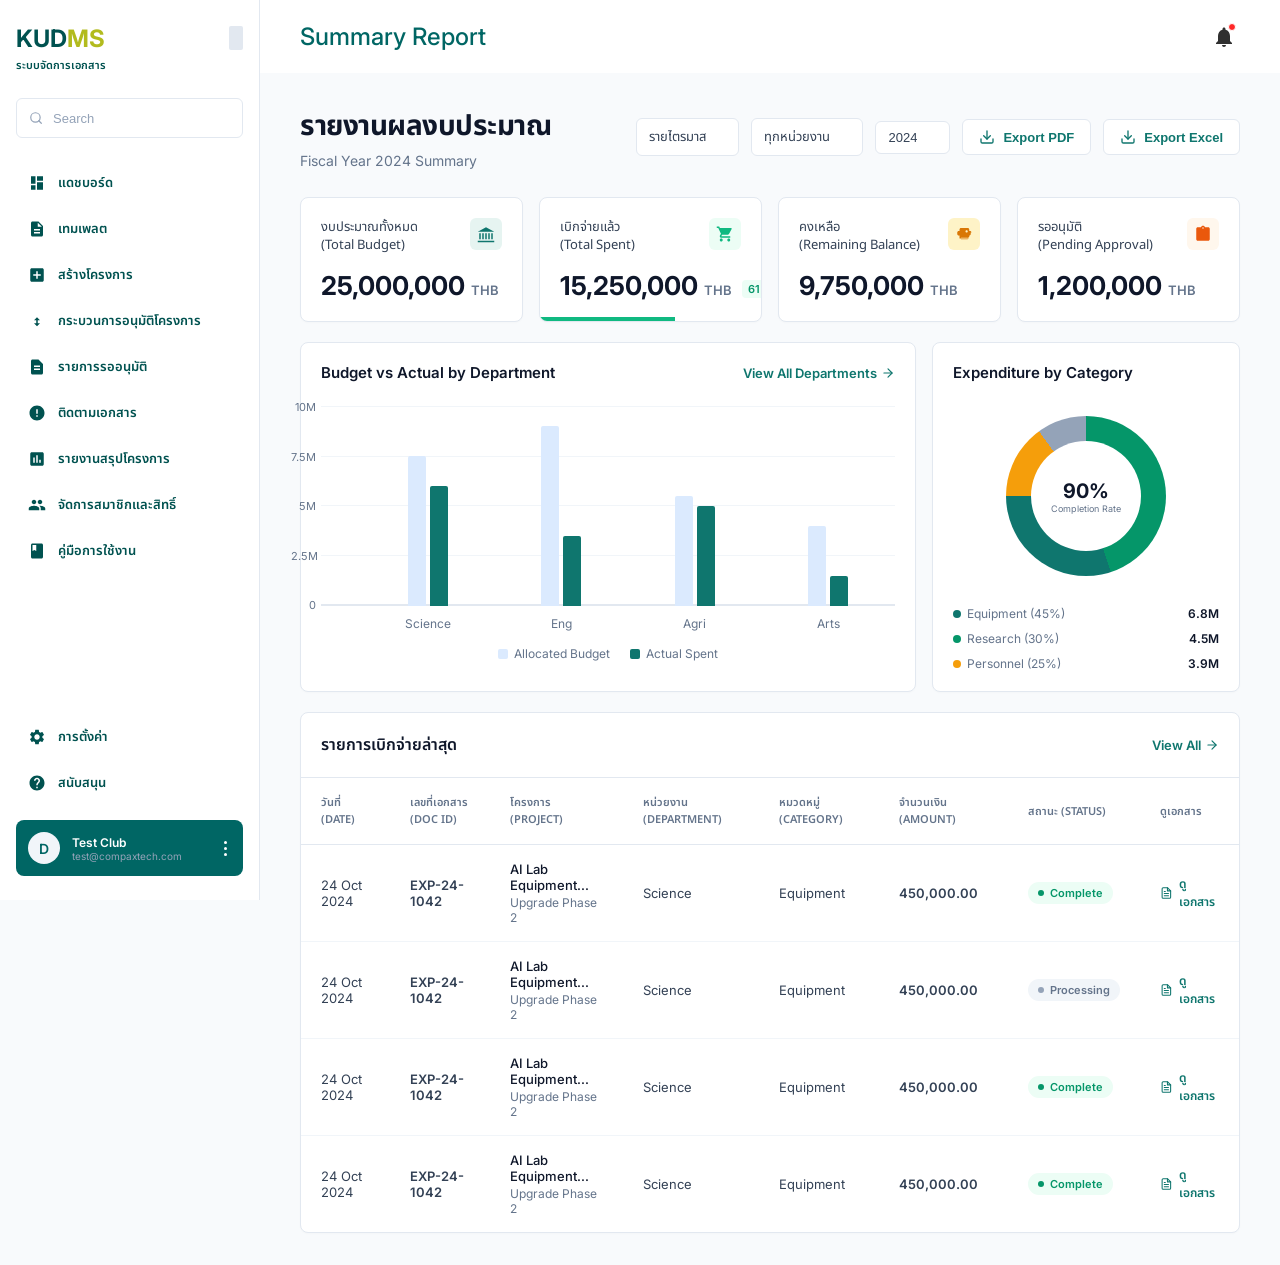
<file: src/sumary_report.html>
<!DOCTYPE html>
<html lang="th">
<head>
  <meta charset="UTF-8">
  <meta name="viewport" content="width=device-width, initial-scale=1.0">
  <title>KUDMS - Summary Report</title>
  
  <!-- Fonts -->
  <link rel="preconnect" href="https://fonts.googleapis.com">
  <link rel="preconnect" href="https://fonts.gstatic.com" crossorigin>
  <link href="https://fonts.googleapis.com/css2?family=Inter:wght@400;500;600;700&family=Noto+Sans+Thai:wght@400;500;600;700&display=swap" rel="stylesheet">
  
  <!-- Styles -->
  <link rel="stylesheet" href="./css/sidebar.css">
  <link rel="stylesheet" href="./css/sumary_report.css">
</head>
<body>

  <!-- Sidebar Component -->
  <!-- Assuming sidebar is hidden or part of the layout, but kept for consistency with KUDMS -->
  <kudms-sidebar active-item="report"></kudms-sidebar>

  <!-- Main Content Area -->
  <main class="main-content">
    
    <!-- Top Navbar Component -->
    <kudms-navbar title="Summary Report"></kudms-navbar>
    
    <div class="content-wrapper">
      
      <!-- Page Header & Filters -->
      <div class="page-header">
        <div class="header-left">
          <h1 class="page-title thai-text">รายงานผลงบประมาณ</h1>
          <p class="page-subtitle">Fiscal Year 2024 Summary</p>
        </div>
        
        <div class="header-right">
          <select class="filter-select thai-text">
            <option>รายไตรมาส</option>
          </select>
          <select class="filter-select thai-text">
            <option>ทุกหน่วยงาน</option>
          </select>
          <select class="filter-select">
            <option>2024</option>
          </select>
          
          <button class="btn">
            <svg viewBox="0 0 24 24" fill="none" stroke="currentColor" stroke-width="2" stroke-linecap="round" stroke-linejoin="round">
              <path d="M21 15v4a2 2 0 0 1-2 2H5a2 2 0 0 1-2-2v-4"></path>
              <polyline points="7 10 12 15 17 10"></polyline>
              <line x1="12" y1="15" x2="12" y2="3"></line>
            </svg>
            Export PDF
          </button>
          <button class="btn">
            <svg viewBox="0 0 24 24" fill="none" stroke="currentColor" stroke-width="2" stroke-linecap="round" stroke-linejoin="round">
              <path d="M21 15v4a2 2 0 0 1-2 2H5a2 2 0 0 1-2-2v-4"></path>
              <polyline points="7 10 12 15 17 10"></polyline>
              <line x1="12" y1="15" x2="12" y2="3"></line>
            </svg>
            Export Excel
          </button>
        </div>
      </div>

      <!-- KPI Summary Cards -->
      <div class="kpi-grid">
        
        <!-- Card 1 -->
        <div class="kpi-card">
          <div class="kpi-header">
            <div class="kpi-title thai-text">งบประมาณทั้งหมด<br>(Total Budget)</div>
            <div class="kpi-icon icon-bank">
              <svg viewBox="0 0 24 24" fill="currentColor"><path d="M12 3L1 9h22L12 3zm-9 8h2v8H3v-8zm4 0h2v8H7v-8zm4 0h2v8h-2v-8zm4 0h2v8h-2v-8zm4 0h2v8h-2v-8zM1 21h22v2H1v-2z"/></svg>
            </div>
          </div>
          <div class="kpi-value-row">
            <div class="kpi-value">25,000,000</div>
            <div class="kpi-unit">THB</div>
          </div>
        </div>

        <!-- Card 2 -->
        <div class="kpi-card">
          <div class="kpi-header">
            <div class="kpi-title thai-text">เบิกจ่ายแล้ว<br>(Total Spent)</div>
            <div class="kpi-icon icon-cart">
              <svg viewBox="0 0 24 24" fill="currentColor"><path d="M7 18c-1.1 0-1.99.9-1.99 2S5.9 22 7 22s2-.9 2-2-.9-2-2-2zM1 2v2h2l3.6 7.59-1.35 2.45c-.16.28-.25.61-.25.96 0 1.1.9 2 2 2h12v-2H7.42c-.14 0-.25-.11-.25-.25l.03-.12.9-1.63h7.45c.75 0 1.41-.41 1.75-1.03l3.58-6.49c.08-.14.12-.31.12-.48 0-.55-.45-1-1-1H5.21l-.94-2H1zm16 16c-1.1 0-1.99.9-1.99 2s.89 2 1.99 2 2-.9 2-2-.9-2-2-2z"/></svg>
            </div>
          </div>
          <div class="kpi-value-row">
            <div class="kpi-value">15,250,000</div>
            <div class="kpi-unit">THB</div>
            <div class="kpi-badge">61%</div>
          </div>
          <div class="kpi-progress-bar" style="width: 61%;"></div>
        </div>

        <!-- Card 3 -->
        <div class="kpi-card">
          <div class="kpi-header">
            <div class="kpi-title thai-text">คงเหลือ<br>(Remaining Balance)</div>
            <div class="kpi-icon icon-piggy">
              <svg viewBox="0 0 24 24" fill="currentColor"><path d="M19 14h-3v2h3v-2zm3-4c0-1.1-.9-2-2-2h-1V6c0-1.1-.9-2-2-2H8C6.9 4 6 4.9 6 6v2H5c-1.1 0-2 .9-2 2v2c0 1.1.9 2 2 2h1v4h12v-4h1c1.1 0 2-.9 2-2v-2zm-6.5-3c.83 0 1.5.67 1.5 1.5s-.67 1.5-1.5 1.5-1.5-.67-1.5-1.5.67-1.5 1.5-1.5zM17 19H8v-2h9v2z"/></svg>
            </div>
          </div>
          <div class="kpi-value-row">
            <div class="kpi-value">9,750,000</div>
            <div class="kpi-unit">THB</div>
          </div>
        </div>

        <!-- Card 4 -->
        <div class="kpi-card">
          <div class="kpi-header">
            <div class="kpi-title thai-text">รออนุมัติ<br>(Pending Approval)</div>
            <div class="kpi-icon icon-clock">
              <svg viewBox="0 0 24 24" fill="currentColor"><path d="M19 3h-4.18C14.4 1.84 13.3 1 12 1c-1.3 0-2.4.84-2.82 2H5c-1.1 0-2 .9-2 2v14c0 1.1.9 2 2 2h14c1.1 0 2-.9 2-2V5c0-1.1-.9-2-2-2zm-7 0c.55 0 1 .45 1 1s-.45 1-1 1-1-.45-1-1 .45-1 1-1zm4 11h-4V8h-2v7h6v-1z"/></svg>
            </div>
          </div>
          <div class="kpi-value-row">
            <div class="kpi-value">1,200,000</div>
            <div class="kpi-unit">THB</div>
          </div>
        </div>

      </div>

      <!-- Charts Area -->
      <div class="charts-grid">
        
        <!-- Left Chart -->
        <div class="chart-card">
          <div class="chart-header">
            <h3 class="chart-title">Budget vs Actual by Department</h3>
            <a href="#" class="view-all-link">
              View All Departments
              <svg viewBox="0 0 24 24" fill="none" stroke="currentColor" stroke-width="2" stroke-linecap="round" stroke-linejoin="round" width="14" height="14"><line x1="5" y1="12" x2="19" y2="12"></line><polyline points="12 5 19 12 12 19"></polyline></svg>
            </a>
          </div>
          
          <div class="bar-chart-container">
            <div class="chart-grid-lines">
              <div class="grid-line"><span class="grid-label">10M</span></div>
              <div class="grid-line"><span class="grid-label">7.5M</span></div>
              <div class="grid-line"><span class="grid-label">5M</span></div>
              <div class="grid-line"><span class="grid-label">2.5M</span></div>
              <div class="grid-line" style="border-bottom: 2px solid #E2E8F0;"><span class="grid-label">0</span></div>
              
              <div class="bar-area">
                <!-- Science -->
                <div class="bar-group">
                  <div class="bar bar-light" style="height: 75%;"></div>
                  <div class="bar bar-dark" style="height: 60%;"></div>
                  <div class="bar-group-label">Science</div>
                </div>
                <!-- Eng -->
                <div class="bar-group">
                  <div class="bar bar-light" style="height: 90%;"></div>
                  <div class="bar bar-dark" style="height: 35%;"></div>
                  <div class="bar-group-label">Eng</div>
                </div>
                <!-- Agri -->
                <div class="bar-group">
                  <div class="bar bar-light" style="height: 55%;"></div>
                  <div class="bar bar-dark" style="height: 50%;"></div>
                  <div class="bar-group-label">Agri</div>
                </div>
                <!-- Arts -->
                <div class="bar-group">
                  <div class="bar bar-light" style="height: 40%;"></div>
                  <div class="bar bar-dark" style="height: 15%;"></div>
                  <div class="bar-group-label">Arts</div>
                </div>
              </div>
            </div>
            
            <div class="chart-legend">
              <div class="legend-item">
                <div class="legend-color" style="background: #DBEAFE;"></div>
                <span>Allocated Budget</span>
              </div>
              <div class="legend-item">
                <div class="legend-color" style="background: #0F766E;"></div>
                <span>Actual Spent</span>
              </div>
            </div>
          </div>
        </div>

        <!-- Right Chart -->
        <div class="chart-card">
          <div class="chart-header">
            <h3 class="chart-title">Expenditure by Category</h3>
          </div>
          
          <div class="donut-container">
            <div class="donut-chart">
              <div class="donut-inner">
                <div class="donut-value">90%</div>
                <div class="donut-label">Completion Rate</div>
              </div>
            </div>
            
            <div class="donut-legend-list">
              <div class="donut-legend-item">
                <div class="donut-legend-name">
                  <div class="donut-legend-dot" style="background: #0F766E;"></div>
                  Equipment (45%)
                </div>
                <div class="donut-legend-value">6.8M</div>
              </div>
              <div class="donut-legend-item">
                <div class="donut-legend-name">
                  <div class="donut-legend-dot" style="background: #059669;"></div>
                  Research (30%)
                </div>
                <div class="donut-legend-value">4.5M</div>
              </div>
              <div class="donut-legend-item">
                <div class="donut-legend-name">
                  <div class="donut-legend-dot" style="background: #F59E0B;"></div>
                  Personnel (25%)
                </div>
                <div class="donut-legend-value">3.9M</div>
              </div>
            </div>
          </div>
        </div>

      </div>

      <!-- Detailed Table Area -->
      <div class="table-card">
        
        <div class="table-header">
          <h3 class="table-title thai-text">รายการเบิกจ่ายล่าสุด</h3>
          <a href="#" class="view-all-link">
            View All
            <svg viewBox="0 0 24 24" fill="none" stroke="currentColor" stroke-width="2" stroke-linecap="round" stroke-linejoin="round" width="14" height="14"><line x1="5" y1="12" x2="19" y2="12"></line><polyline points="12 5 19 12 12 19"></polyline></svg>
          </a>
        </div>

        <table class="data-table">
          <thead>
            <tr>
              <th class="thai-text">วันที่ (DATE)</th>
              <th class="thai-text">เลขที่เอกสาร (DOC ID)</th>
              <th class="thai-text">โครงการ (PROJECT)</th>
              <th class="thai-text">หน่วยงาน (DEPARTMENT)</th>
              <th class="thai-text">หมวดหมู่ (CATEGORY)</th>
              <th class="thai-text">จำนวนเงิน (AMOUNT)</th>
              <th class="thai-text">สถานะ (STATUS)</th>
              <th class="thai-text">ดูเอกสาร</th>
            </tr>
          </thead>
          <tbody>
            
            <!-- Row 1 -->
            <tr>
              <td>24 Oct 2024</td>
              <td class="doc-id">EXP-24-1042</td>
              <td>
                <div class="project-name">AI Lab Equipment...</div>
                <div class="project-desc">Upgrade Phase 2</div>
              </td>
              <td>Science</td>
              <td>Equipment</td>
              <td class="amount">450,000.00</td>
              <td>
                <div class="status-badge status-complete">
                  <div class="status-dot"></div>
                  Complete
                </div>
              </td>
              <td>
                <a href="#" class="action-link thai-text">
                  <svg viewBox="0 0 24 24" fill="none" stroke="currentColor" stroke-width="2" stroke-linecap="round" stroke-linejoin="round"><path d="M14 2H6a2 2 0 0 0-2 2v16a2 2 0 0 0 2 2h12a2 2 0 0 0 2-2V8z"></path><polyline points="14 2 14 8 20 8"></polyline><line x1="16" y1="13" x2="8" y2="13"></line><line x1="16" y1="17" x2="8" y2="17"></line><polyline points="10 9 9 9 8 9"></polyline></svg>
                  ดูเอกสาร
                </a>
              </td>
            </tr>

            <!-- Row 2 -->
            <tr>
              <td>24 Oct 2024</td>
              <td class="doc-id">EXP-24-1042</td>
              <td>
                <div class="project-name">AI Lab Equipment...</div>
                <div class="project-desc">Upgrade Phase 2</div>
              </td>
              <td>Science</td>
              <td>Equipment</td>
              <td class="amount">450,000.00</td>
              <td>
                <div class="status-badge status-processing">
                  <div class="status-dot"></div>
                  Processing
                </div>
              </td>
              <td>
                <a href="#" class="action-link thai-text">
                  <svg viewBox="0 0 24 24" fill="none" stroke="currentColor" stroke-width="2" stroke-linecap="round" stroke-linejoin="round"><path d="M14 2H6a2 2 0 0 0-2 2v16a2 2 0 0 0 2 2h12a2 2 0 0 0 2-2V8z"></path><polyline points="14 2 14 8 20 8"></polyline><line x1="16" y1="13" x2="8" y2="13"></line><line x1="16" y1="17" x2="8" y2="17"></line><polyline points="10 9 9 9 8 9"></polyline></svg>
                  ดูเอกสาร
                </a>
              </td>
            </tr>

            <!-- Row 3 -->
            <tr>
              <td>24 Oct 2024</td>
              <td class="doc-id">EXP-24-1042</td>
              <td>
                <div class="project-name">AI Lab Equipment...</div>
                <div class="project-desc">Upgrade Phase 2</div>
              </td>
              <td>Science</td>
              <td>Equipment</td>
              <td class="amount">450,000.00</td>
              <td>
                <div class="status-badge status-complete">
                  <div class="status-dot"></div>
                  Complete
                </div>
              </td>
              <td>
                <a href="#" class="action-link thai-text">
                  <svg viewBox="0 0 24 24" fill="none" stroke="currentColor" stroke-width="2" stroke-linecap="round" stroke-linejoin="round"><path d="M14 2H6a2 2 0 0 0-2 2v16a2 2 0 0 0 2 2h12a2 2 0 0 0 2-2V8z"></path><polyline points="14 2 14 8 20 8"></polyline><line x1="16" y1="13" x2="8" y2="13"></line><line x1="16" y1="17" x2="8" y2="17"></line><polyline points="10 9 9 9 8 9"></polyline></svg>
                  ดูเอกสาร
                </a>
              </td>
            </tr>

            <!-- Row 4 -->
            <tr>
              <td>24 Oct 2024</td>
              <td class="doc-id">EXP-24-1042</td>
              <td>
                <div class="project-name">AI Lab Equipment...</div>
                <div class="project-desc">Upgrade Phase 2</div>
              </td>
              <td>Science</td>
              <td>Equipment</td>
              <td class="amount">450,000.00</td>
              <td>
                <div class="status-badge status-complete">
                  <div class="status-dot"></div>
                  Complete
                </div>
              </td>
              <td>
                <a href="#" class="action-link thai-text">
                  <svg viewBox="0 0 24 24" fill="none" stroke="currentColor" stroke-width="2" stroke-linecap="round" stroke-linejoin="round"><path d="M14 2H6a2 2 0 0 0-2 2v16a2 2 0 0 0 2 2h12a2 2 0 0 0 2-2V8z"></path><polyline points="14 2 14 8 20 8"></polyline><line x1="16" y1="13" x2="8" y2="13"></line><line x1="16" y1="17" x2="8" y2="17"></line><polyline points="10 9 9 9 8 9"></polyline></svg>
                  ดูเอกสาร
                </a>
              </td>
            </tr>

          </tbody>
        </table>

      </div>

    </div>
  </main>

  <!-- Scripts -->
  <script src="./js/components/Sidebar.js"></script>
  <script src="./js/components/Navbar.js"></script>
</body>
</html>
</file>
<file: src/css/login.css>
:root {
  /* Colors */
  --bg-primary: #FFFFFF;
  --bg-secondary: #F7FBFF;
  --bg-social: #F3F9FA;

  --text-primary: #0C1421;
  --text-secondary: #313957;
  --text-placeholder: #8897AD;
  --text-light: #FFFFFF;

  --brand-primary: #006664;
  --brand-primary-hover: #004d4b;
  --link-color: #1E4AE9;
  --link-hover: #1536b3;

  --border-color: #D4D7E3;
  --divider-color: #CFDFE2;

  /* Fonts */
  --font-heading: 'Outfit', 'Inter', sans-serif;
  --font-body: 'Roboto', 'Inter', sans-serif;

  /* Shadows & Radius */
  --radius-sm: 9px;
  --radius-md: 15px;
  --radius-lg: 18px;
  --shadow-sm: 0 2px 4px rgba(0, 0, 0, 0.05);
  --shadow-md: 0 4px 12px rgba(0, 0, 0, 0.08);
}

/* Dark Mode Support */
@media (prefers-color-scheme: dark) {
  :root {
    --bg-primary: #0f172a;
    --bg-secondary: #1e293b;
    --bg-social: #1e293b;

    --text-primary: #f8fafc;
    --text-secondary: #cbd5e1;
    --text-placeholder: #94a3b8;

    --border-color: #334155;
    --divider-color: #334155;
  }
}

* {
  box-sizing: border-box;
  margin: 0;
  padding: 0;
}

body {
  font-family: var(--font-body);
  background-color: var(--bg-primary);
  color: var(--text-primary);
  min-height: 100vh;
  display: flex;
  justify-content: center;
  align-items: center;
  transition: background-color 0.3s ease;
}

/* Layout */
.login-container {
  display: flex;
  flex-direction: column;
  width: 100%;
  max-width: 1314px;
  min-height: 100vh;
  background-color: var(--bg-primary);
}

@media (min-width: 992px) {
  .login-container {
    flex-direction: row;
    align-items: center;
    padding: 40px;
    gap: 40px;
    min-height: 800px;
  }
}

/* Art Section */
.login-art {
  display: none;
  flex: 1;
  background-color: var(--bg-social);
  border-radius: var(--radius-lg);
  overflow: hidden;
  height: 100%;
  min-height: 400px;
  position: relative;
}

.login-art img {
  width: 100%;
  height: 100%;
  object-fit: cover;
  position: absolute;
  top: 0;
  left: 0;
}

@media (min-width: 992px) {
  .login-art {
    display: block;
    height: 836px;
    max-width: 680px;
  }
}

/* Form Section */
.login-form-wrapper {
  flex: 1;
  display: flex;
  justify-content: center;
  align-items: center;
  padding: 40px 20px;
  width: 100%;
}

@media (min-width: 992px) {
  .login-form-wrapper {
    max-width: 634px;
  }
}

.login-form-content {
  width: 100%;
  max-width: 320px;
  display: flex;
  flex-direction: column;
  gap: 37px;
}

/* Header */
.login-header {
  display: flex;
  flex-direction: column;
  gap: 20px;
  text-align: left;
}

.login-header h1 {
  font-family: var(--font-heading);
  font-weight: 600;
  font-size: 28px;
  color: var(--text-primary);
}

.login-header p {
  font-size: 15px;
  line-height: 1.6;
  color: var(--text-secondary);
}

/* Form */
.login-form {
  display: flex;
  flex-direction: column;
  gap: 18px;
}

.form-group {
  display: flex;
  flex-direction: column;
  gap: 6px;
}

.form-group label {
  font-size: 12px;
  color: var(--text-primary);
  font-weight: 500;
}

.form-input {
  width: 100%;
  height: 44px;
  background: var(--bg-secondary);
  border: 1px solid var(--border-color);
  border-radius: var(--radius-sm);
  padding: 0 16px;
  font-family: var(--font-body);
  font-size: 14px;
  color: var(--text-primary);
  transition: all 0.2s ease;
}

.form-input:focus {
  outline: none;
  border-color: var(--brand-primary);
  box-shadow: 0 0 0 3px rgba(0, 102, 100, 0.1);
}

.form-input::placeholder {
  color: var(--text-placeholder);
}

.forgot-password {
  font-size: 12px;
  color: var(--link-color);
  text-decoration: none;
  align-self: flex-end;
  transition: color 0.2s ease;
}

.forgot-password:hover {
  color: var(--link-hover);
  text-decoration: underline;
}

/* Main Button */
.btn-primary {
  width: 100%;
  height: 44px;
  background: var(--brand-primary);
  color: var(--text-light);
  border: none;
  border-radius: var(--radius-sm);
  font-family: var(--font-body);
  font-size: 15px;
  font-weight: 500;
  cursor: pointer;
  transition: background-color 0.2s ease, transform 0.1s ease;
  margin-top: 8px;
}

.btn-primary:hover {
  background: var(--brand-primary-hover);
}

.btn-primary:active {
  transform: translateY(1px);
}

/* Social Login */
.social-login {
  display: flex;
  flex-direction: column;
  gap: 18px;
}

.divider {
  display: flex;
  align-items: center;
  gap: 12px;
}

.divider::before,
.divider::after {
  content: "";
  flex: 1;
  height: 1px;
  background-color: var(--divider-color);
}

.divider span {
  font-size: 12px;
  color: var(--text-secondary);
}

.btn-social {
  display: flex;
  align-items: center;
  justify-content: center;
  gap: 12px;
  width: 100%;
  height: 44px;
  background: var(--bg-social);
  border: 1px solid transparent;
  border-radius: var(--radius-sm);
  font-family: var(--font-body);
  font-size: 14px;
  color: var(--text-primary);
  cursor: pointer;
  transition: all 0.2s ease;
}

.btn-social:hover {
  background: var(--bg-secondary);
  border-color: var(--border-color);
}

.btn-social img {
  width: 20px;
  height: 20px;
}

.signup-link {
  text-align: center;
  font-size: 14px;
  color: var(--text-secondary);
  margin-top: 10px;
}

.signup-link a {
  color: var(--link-color);
  text-decoration: none;
  font-weight: 500;
}

.signup-link a:hover {
  text-decoration: underline;
}
</file>
<file: src/css/sidebar.css>
/* ---------------- Sidebar ---------------- */
.sidebar {
  width: 260px;
  background-color: var(--bg-white, #FFFFFF);
  border-right: 1px solid var(--border-color, #E2E8F0);
  display: flex;
  flex-direction: column;
  padding: 24px 16px;
  position: fixed;
  left: 0;
  top: 0;
  height: 100vh;
  z-index: 50;
  overflow-y: auto;
}

.sidebar::-webkit-scrollbar {
  display: none;
}
.sidebar {
  -ms-overflow-style: none;
  scrollbar-width: none;
}

/* Sidebar Header */
.sidebar-header {
  display: flex;
  justify-content: space-between;
  align-items: flex-start;
  margin-bottom: 24px;
}

.brand-logo {
  display: flex;
  flex-direction: column;
}

.brand-logo h1 {
  font-size: 28px;
  font-weight: 700;
  line-height: 1;
  letter-spacing: -0.5px;
}

.brand-logo .text-kud {
  color: var(--color-primary-dark, #005250);
}

.brand-logo .text-ms {
  color: var(--color-accent, #B2BB1E);
}

.brand-subtitle {
  font-size: 11px;
  font-weight: 600;
  color: var(--color-primary-dark, #005250);
  margin-top: 4px;
}

.sidebar-toggle {
  width: 14px;
  height: 24px;
  background-color: #E2E8F0;
  border-radius: 2px;
  cursor: pointer;
  margin-top: 2px;
}

/* Sidebar Search */
.sidebar-search {
  display: flex;
  align-items: center;
  gap: 10px;
  height: 40px;
  border: 1px solid var(--border-color, #E2E8F0);
  border-radius: 6px;
  padding: 0 12px;
  margin-bottom: 24px;
}

.sidebar-search input {
  border: none;
  outline: none;
  width: 100%;
  font-size: 13px;
  color: var(--text-main, #1E293B);
  background: transparent;
}

.sidebar-search input::placeholder {
  color: var(--text-light, #94A3B8);
}

/* Sidebar Navigation */
.nav-menu {
  display: flex;
  flex-direction: column;
  gap: 4px;
  flex: 1;
}

.nav-item {
  display: flex;
  align-items: center;
  gap: 12px;
  height: 42px;
  padding: 0 12px;
  border-radius: 6px;
  text-decoration: none;
  color: var(--color-primary-dark, #005250);
  font-size: 13px;
  font-weight: 600;
  transition: all 0.2s;
}

.nav-item svg {
  width: 18px;
  height: 18px;
  fill: currentColor;
  flex-shrink: 0;
}

.nav-item:hover {
  background-color: #F8FAFC;
}

.nav-item.active {
  background-color: var(--color-primary, #4D9493);
  color: var(--text-white, #FFFFFF);
}

/* Sidebar Bottom */
.nav-bottom {
  margin-top: auto;
  display: flex;
  flex-direction: column;
  gap: 4px;
  padding-top: 16px;
}

.user-profile {
  display: flex;
  align-items: center;
  gap: 12px;
  background-color: var(--color-primary-darker, #006664);
  border-radius: 8px;
  padding: 12px;
  margin-top: 16px;
}

.avatar {
  width: 32px;
  height: 32px;
  background-color: #F1F5F9;
  border-radius: 50%;
  display: flex;
  align-items: center;
  justify-content: center;
  font-size: 14px;
  font-weight: 600;
  color: var(--color-primary-darker, #006664);
  flex-shrink: 0;
}

.profile-info {
  display: flex;
  flex-direction: column;
  flex: 1;
  overflow: hidden;
}

.profile-name {
  font-size: 12px;
  font-weight: 600;
  color: var(--text-white, #FFFFFF);
}

.profile-email {
  font-size: 10px;
  color: #94A3B8;
  white-space: nowrap;
  overflow: hidden;
  text-overflow: ellipsis;
}

.profile-options {
  display: flex;
  flex-direction: column;
  gap: 3px;
  cursor: pointer;
  padding: 4px;
}

.profile-options span {
  display: block;
  width: 3px;
  height: 3px;
  background-color: var(--text-white, #FFFFFF);
  border-radius: 50%;
}

/* ---------------- Navbar ---------------- */
.top-navbar {
  height: 73px;
  background-color: var(--bg-white, #FFFFFF);
  display: flex;
  justify-content: space-between;
  align-items: center;
  padding: 0 40px;
  position: sticky;
  top: 0;
  z-index: 40;
}

.navbar-title {
  font-size: 24px;
  font-weight: 500;
  color: #006664; /* Matching the teal color from the image */
}

.navbar-right {
  display: flex;
  align-items: center;
}

.notification-btn {
  background: transparent;
  border: none;
  cursor: pointer;
  position: relative;
  display: flex;
  align-items: center;
  justify-content: center;
  padding: 4px;
}

.notification-btn svg {
  width: 24px;
  height: 24px;
  fill: #303030; /* Dark gray almost black for the bell */
}

.notification-badge {
  position: absolute;
  top: 2px;
  right: 4px;
  width: 8px;
  height: 8px;
  background-color: #FF2727; /* Bright red dot from the image */
  border-radius: 50%;
  border: 1px solid var(--bg-white, #FFFFFF);
}
</file>
<file: src/css/document.css>
:root {
  /* Brand Colors */
  --color-primary: #4D9493; /* Main Teal */
  --color-primary-dark: #005250; /* Dark Teal (KUD) */
  --color-primary-darker: #006664; /* Profile BG / Headers */
  --color-accent: #B2BB1E; /* Lime Green (MS) */
  
  /* UI Colors */
  --bg-main: #F4F5F6;
  --bg-white: #FFFFFF;
  --bg-hover: #F8FAFC;
  --bg-table-row: #FFFFFF;
  
  /* Status Colors */
  --status-success-bg: #D1FAE5;
  --status-success-text: #059669;
  --status-warning-bg: #FFF4E5;
  --status-warning-text: #B45309;
  
  /* Text Colors */
  --text-main: #1E293B;
  --text-muted: #64748B;
  --text-light: #94A3B8;
  --text-white: #FFFFFF;
  
  /* Borders */
  --border-color: #E2E8F0;
  
  /* Typography */
  --font-inter: 'Inter', sans-serif;
  --font-thai: 'Noto Sans Thai', sans-serif;
}

* {
  margin: 0;
  padding: 0;
  box-sizing: border-box;
}

body {
  font-family: var(--font-inter);
  background-color: var(--bg-main);
  color: var(--text-main);
  display: flex;
  min-height: 100vh;
  overflow-x: hidden;
}

.thai-text {
  font-family: var(--font-thai);
}


/* ---------------- Main Area ---------------- */
.main-content {
  margin-left: 260px;
  flex: 1;
  display: flex;
  flex-direction: column;
}

/* Top Header */
.top-header {
  height: 64px;
  background-color: var(--bg-white);
  display: flex;
  justify-content: space-between;
  align-items: center;
  padding: 0 40px;
}

.top-header h2 {
  font-size: 20px;
  font-weight: 600;
  color: var(--color-primary-darker);
}

.notification-btn {
  position: relative;
  background: transparent;
  border: none;
  cursor: pointer;
}

.notification-btn svg {
  width: 20px;
  height: 20px;
  fill: #475569;
}

.notification-badge {
  position: absolute;
  top: -2px;
  right: -2px;
  width: 8px;
  height: 8px;
  background-color: #EF4444;
  border-radius: 50%;
  border: 1.5px solid var(--bg-white);
}

/* Content Container */
.content-container {
  padding: 32px 40px;
  max-width: 1200px;
  margin: 0 auto;
  width: 100%;
}

.page-title {
  font-size: 24px;
  font-weight: 700;
  color: var(--text-main);
  text-align: center;
  margin-bottom: 24px;
}

/* Toolbar */
.toolbar {
  display: flex;
  align-items: center;
  background-color: var(--bg-white);
  border-radius: 12px;
  padding: 16px 20px;
  margin-bottom: 16px;
  gap: 12px;
  box-shadow: 0 2px 8px rgba(0, 0, 0, 0.02);
}

.search-field {
  flex: 1;
}

.search-field input {
  width: 100%;
  height: 40px;
  border: 1px solid var(--border-color);
  border-radius: 6px;
  padding: 0 16px;
  font-size: 13px;
  color: var(--text-main);
  outline: none;
}

.search-field input::placeholder {
  color: var(--text-light);
}

.btn {
  display: inline-flex;
  align-items: center;
  justify-content: center;
  gap: 8px;
  height: 40px;
  padding: 0 16px;
  border-radius: 6px;
  font-size: 13px;
  font-weight: 600;
  cursor: pointer;
  transition: all 0.2s;
  white-space: nowrap;
}

.btn-outline {
  background-color: var(--bg-white);
  color: var(--text-main);
  border: 1px solid var(--border-color);
}

.btn-outline:hover {
  background-color: var(--bg-hover);
}

.btn-primary {
  background-color: var(--color-primary);
  color: var(--text-white);
  border: none;
}

.btn-primary:hover {
  opacity: 0.9;
}

/* Data Table */
.table-card {
  background-color: var(--bg-white);
  border-radius: 12px;
  box-shadow: 0 2px 8px rgba(0, 0, 0, 0.02);
  overflow: hidden;
  margin-bottom: 24px;
}

.data-table {
  width: 100%;
  border-collapse: collapse;
  text-align: left;
}

.data-table th {
  padding: 16px 20px;
  border-bottom: 1px solid var(--border-color);
  font-size: 12px;
  font-weight: 600;
  color: var(--text-muted);
  white-space: nowrap;
}

.th-content {
  display: inline-flex;
  align-items: center;
  gap: 6px;
}

.sort-arrows svg {
  width: 8px;
  height: 12px;
  fill: currentColor;
  opacity: 0.5;
}

.data-table td {
  padding: 20px;
  border-bottom: 1px solid var(--border-color);
  vertical-align: middle;
}

.data-table tr:last-child td {
  border-bottom: none;
}

/* Table Specific Styles */
.col-no {
  font-size: 13px;
  font-weight: 600;
  color: var(--text-muted);
  text-align: center;
}

.project-cell {
  display: flex;
  align-items: center;
  gap: 16px;
}

.doc-icon {
  width: 40px;
  height: 40px;
  border-radius: 8px;
  display: flex;
  align-items: center;
  justify-content: center;
  flex-shrink: 0;
}

.doc-icon.green {
  background-color: #ECFDF5;
  color: #10B981;
}

.doc-icon.gray {
  background-color: #F1F5F9;
  color: #64748B;
}

.project-info {
  display: flex;
  flex-direction: column;
  gap: 4px;
}

.project-title {
  font-size: 13px;
  font-weight: 700;
  color: var(--text-main);
}

.project-code {
  font-size: 11px;
  color: var(--text-light);
}

.budget-info {
  display: flex;
  flex-direction: column;
  gap: 4px;
}

.budget-amount {
  font-size: 13px;
  font-weight: 700;
  color: var(--status-success-text);
}

.budget-amount.warning {
  color: var(--status-warning-text);
  max-width: 100px;
  line-height: 1.4;
}

.budget-currency {
  font-size: 11px;
  color: var(--text-light);
  font-weight: 400;
}

.badge {
  display: inline-flex;
  align-items: center;
  gap: 6px;
  padding: 4px 10px;
  border-radius: 9999px;
  font-size: 11px;
  font-weight: 600;
}

.badge-dot {
  width: 6px;
  height: 6px;
  border-radius: 50%;
}

.badge-success {
  background-color: var(--status-success-bg);
  color: var(--status-success-text);
}

.badge-success .badge-dot {
  background-color: var(--status-success-text);
}

.badge-warning {
  background-color: var(--status-warning-bg);
  color: var(--status-warning-text);
}

.badge-warning .badge-dot {
  background-color: var(--status-warning-text);
}

.type-text {
  font-size: 12px;
  color: var(--text-muted);
}

.date-info {
  display: flex;
  flex-direction: column;
  gap: 4px;
}

.date-text {
  font-size: 12px;
  font-weight: 600;
  color: var(--text-main);
}

.time-text {
  font-size: 11px;
  color: var(--text-light);
}

.btn-action {
  background-color: #E2E8F0;
  color: #1E293B;
  border: none;
  padding: 6px 14px;
  border-radius: 4px;
  font-size: 12px;
  font-weight: 600;
  cursor: pointer;
  transition: background-color 0.2s;
}

.btn-action:hover {
  background-color: #CBD5E1;
}

/* Pagination */
.pagination {
  display: flex;
  justify-content: flex-end;
  align-items: center;
  gap: 4px;
}

.page-link {
  width: 26px;
  height: 26px;
  display: flex;
  align-items: center;
  justify-content: center;
  font-size: 12px;
  font-weight: 600;
  color: var(--text-main);
  border-radius: 4px;
  cursor: pointer;
  text-decoration: none;
}

.page-link:hover {
  background-color: #E2E8F0;
}

.page-link.active {
  background-color: #E2E8F0;
}

.page-link.arrow {
  color: var(--text-light);
}

.page-link.arrow:hover {
  background-color: transparent;
  color: var(--text-main);
}
</file>
<file: src/css/account.css>
/* Account Page Styles */

.account-wrapper {
  max-width: 1100px;
}

.account-grid {
  display: grid;
  grid-template-columns: 320px 1fr;
  gap: 24px;
  align-items: start;
}

/* Cards */
.account-card {
  background-color: var(--bg-white);
  border-radius: 12px;
  padding: 24px;
  box-shadow: 0 4px 12px rgba(0, 0, 0, 0.03);
  margin-bottom: 24px;
}

.account-card-header {
  font-size: 16px;
  font-weight: 600;
  color: var(--text-main);
  margin-bottom: 20px;
  display: flex;
  align-items: center;
  gap: 8px;
  border-bottom: 1px solid var(--border-color);
  padding-bottom: 16px;
}

.account-card-header svg {
  width: 20px;
  height: 20px;
  stroke: var(--color-primary-dark);
  fill: none;
}

/* Profile Left Card */
.profile-main-info {
  display: flex;
  flex-direction: column;
  align-items: center;
  text-align: center;
  padding-bottom: 20px;
  border-bottom: 1px solid var(--border-color);
  margin-bottom: 20px;
}

.profile-avatar-large {
  width: 80px;
  height: 80px;
  border-radius: 50%;
  background-color: #E6EEF2;
  display: flex;
  align-items: center;
  justify-content: center;
  font-size: 32px;
  font-weight: 600;
  color: var(--color-primary-dark);
  margin-bottom: 16px;
  position: relative;
}

.profile-avatar-large .edit-badge {
  position: absolute;
  bottom: 0;
  right: 0;
  width: 24px;
  height: 24px;
  background-color: var(--bg-white);
  border-radius: 50%;
  border: 1px solid var(--border-color);
  display: flex;
  align-items: center;
  justify-content: center;
  cursor: pointer;
}

.profile-avatar-large .edit-badge svg {
  width: 12px;
  height: 12px;
  stroke: #64748B;
  fill: none;
}

.profile-name-large {
  font-size: 20px;
  font-weight: 600;
  color: var(--text-main);
  margin-bottom: 8px;
}

.profile-role-badge {
  display: inline-block;
  background-color: #E6F2F0;
  color: var(--color-primary);
  padding: 4px 12px;
  border-radius: 12px;
  font-size: 12px;
  font-weight: 600;
  margin-bottom: 12px;
}

.profile-email-large {
  display: flex;
  align-items: center;
  gap: 6px;
  font-size: 13px;
  color: var(--text-muted);
}

.profile-email-large svg {
  width: 14px;
  height: 14px;
  stroke: currentColor;
  fill: none;
}

.profile-actions {
  display: flex;
  flex-direction: column;
  gap: 12px;
}

.btn-block {
  width: 100%;
  justify-content: center;
}

/* Activity List */
.activity-list {
  display: flex;
  flex-direction: column;
  gap: 16px;
  margin-bottom: 20px;
}

.activity-item {
  display: flex;
  gap: 12px;
  align-items: flex-start;
  justify-content: space-between;
}

.activity-left {
  display: flex;
  gap: 12px;
  align-items: flex-start;
}

.activity-icon {
  width: 32px;
  height: 32px;
  border-radius: 50%;
  display: flex;
  align-items: center;
  justify-content: center;
  flex-shrink: 0;
}

.activity-icon.login {
  background-color: #E6F2F0;
  color: var(--color-primary);
}

.activity-icon.password {
  background-color: #FFF4E5;
  color: #B45309;
}

.activity-icon.update {
  background-color: #E0E7FF;
  color: #4338CA;
}

.activity-icon svg {
  width: 16px;
  height: 16px;
  stroke: currentColor;
  fill: none;
}

.activity-details {
  display: flex;
  flex-direction: column;
}

.activity-title {
  font-size: 13px;
  font-weight: 600;
  color: var(--text-main);
  margin-bottom: 2px;
}

.activity-desc {
  font-size: 11px;
  color: var(--text-muted);
}

.activity-time {
  font-size: 11px;
  color: var(--text-light);
  white-space: nowrap;
}

/* Form Grid */
.form-grid {
  display: grid;
  grid-template-columns: 1fr 1fr;
  gap: 20px;
}

.form-group {
  display: flex;
  flex-direction: column;
  gap: 8px;
}

.form-group label {
  font-size: 13px;
  font-weight: 500;
  color: var(--text-muted);
}

.form-group input {
  height: 40px;
  border: 1px solid var(--border-color);
  border-radius: 6px;
  padding: 0 12px;
  font-size: 14px;
  color: var(--text-main);
  background-color: #F8FAFC;
  outline: none;
}

.form-group input:focus {
  border-color: var(--color-primary);
  background-color: var(--bg-white);
}

/* Security Section */
.security-row {
  display: flex;
  align-items: flex-end;
  gap: 16px;
  margin-bottom: 12px;
}

.security-input-wrapper {
  flex: 1;
  position: relative;
  display: flex;
  flex-direction: column;
  gap: 8px;
}

.security-input-wrapper label {
  font-size: 13px;
  font-weight: 500;
  color: var(--text-muted);
}

.security-input-container {
  position: relative;
}

.security-input-container input {
  width: 100%;
  height: 40px;
  border: 1px solid var(--border-color);
  border-radius: 6px;
  padding: 0 40px 0 12px;
  font-size: 14px;
  color: var(--text-main);
  background-color: #F8FAFC;
}

.security-input-container .eye-icon {
  position: absolute;
  right: 12px;
  top: 50%;
  transform: translateY(-50%);
  color: var(--text-light);
  cursor: pointer;
  display: flex;
  align-items: center;
}

.security-input-container .eye-icon svg {
  width: 16px;
  height: 16px;
  stroke: currentColor;
  fill: none;
}

.btn-change-pass {
  background-color: #E2E8F0;
  color: var(--color-primary-dark);
  border: none;
  display: inline-flex;
  align-items: center;
  gap: 8px;
  height: 40px;
  padding: 0 20px;
  border-radius: 6px;
  font-size: 13px;
  font-weight: 600;
  cursor: pointer;
  transition: all 0.2s;
  text-decoration: none;
}

.btn-change-pass:hover {
  background-color: #CBD5E1;
}

.btn-change-pass svg {
  width: 16px;
  height: 16px;
  stroke: currentColor;
  fill: none;
  stroke-width: 2;
}

.security-helper {
  font-size: 12px;
  color: var(--text-muted);
}

/* Modal Overlay */
.modal-overlay {
  position: fixed;
  top: 0;
  left: 0;
  width: 100vw;
  height: 100vh;
  background-color: rgba(230, 238, 242, 0.7); /* Match the light grayish blue in mockup */
  display: flex;
  align-items: center;
  justify-content: center;
  z-index: 100;
  backdrop-filter: blur(2px);
}

.modal-container {
  background-color: var(--bg-white);
  width: 100%;
  max-width: 500px;
  border-radius: 12px;
  box-shadow: 0 10px 25px rgba(0, 0, 0, 0.1);
  overflow: hidden;
}

.modal-header {
  display: flex;
  align-items: center;
  justify-content: space-between;
  padding: 24px 32px 16px;
}

.modal-header h3 {
  font-size: 18px;
  font-weight: 600;
  color: var(--text-main);
}

.modal-close {
  background: transparent;
  border: none;
  color: var(--text-light);
  cursor: pointer;
  display: flex;
  align-items: center;
  justify-content: center;
}

.modal-close:hover {
  color: var(--text-main);
}

.modal-close svg {
  width: 20px;
  height: 20px;
  stroke: currentColor;
  stroke-width: 2;
}

.modal-body {
  padding: 0 32px 24px;
}

.modal-subtitle {
  font-size: 12px;
  color: var(--text-muted);
  line-height: 1.5;
  margin-bottom: 24px;
  padding-bottom: 24px;
  border-bottom: 1px solid var(--border-color);
}

.modal-body .form-group {
  margin-bottom: 16px;
}

.modal-footer {
  padding: 16px 32px 24px;
  display: flex;
  justify-content: flex-end;
  gap: 12px;
}

.modal-footer .btn {
  height: 40px;
  padding: 0 24px;
}

.modal-footer .btn-primary {
  background-color: var(--color-primary-dark);
}

.modal-footer .btn-primary:hover {
  background-color: var(--color-primary);
}
</file>
<file: src/css/dashboard.css>
:root {
  /* Colors based on design */
  --bg-main: #F8FAFC;
  --bg-white: #FFFFFF;
  
  --text-dark: #0F172A;
  --text-main: #334155;
  --text-muted: #64748B;
  
  --border-color: #E2E8F0;
  
  --primary: #005C55;
  --primary-hover: #004d47;
  
  --status-approved: #10B981;
  --status-pending: #F59E0B;
  --status-rejected: #EF4444;
  --status-draft: #94A3B8;
  
  --font-inter: 'Inter', sans-serif;
  --font-thai: 'Noto Sans Thai', sans-serif;
}

* {
  margin: 0;
  padding: 0;
  box-sizing: border-box;
}

body {
  font-family: var(--font-inter);
  background-color: var(--bg-main);
  color: var(--text-main);
  display: flex;
  min-height: 100vh;
  overflow-x: hidden;
}

.thai-text {
  font-family: var(--font-thai);
}

/* ---------------- Main Area ---------------- */
.main-content {
  margin-left: 260px;
  flex: 1;
  display: flex;
  flex-direction: column;
}


/* Content Wrapper */
.content-wrapper {
  padding: 40px;
  max-width: 1440px;
  width: 100%;
}

/* Page Header */
.page-header {
  display: flex;
  justify-content: space-between;
  align-items: flex-start;
  margin-bottom: 24px;
}

.page-title {
  font-size: 28px;
  font-weight: 700;
  color: var(--text-dark);
  letter-spacing: -0.5px;
  margin-bottom: 6px;
}

.page-subtitle {
  font-size: 14px;
  color: var(--text-muted);
}

.header-actions {
  display: flex;
  gap: 12px;
}

.btn {
  display: inline-flex;
  align-items: center;
  justify-content: center;
  gap: 8px;
  height: 36px;
  padding: 0 16px;
  border-radius: 4px;
  font-size: 13px;
  font-weight: 600;
  cursor: pointer;
  transition: all 0.2s;
}

.btn-outline {
  background-color: var(--bg-white);
  color: var(--primary);
  border: 1px solid var(--border-color);
}

.btn-outline:hover {
  background-color: #F1F5F9;
}

.btn-primary {
  background-color: var(--primary);
  color: var(--text-white);
  border: none;
}

.btn-primary:hover {
  background-color: var(--primary-hover);
}

/* ---------------- KPI Grid ---------------- */
.kpi-grid {
  display: grid;
  grid-template-columns: repeat(4, 1fr);
  gap: 20px;
  margin-bottom: 20px;
}

.kpi-card {
  background-color: var(--bg-white);
  border: 1px solid var(--border-color);
  border-radius: 8px;
  padding: 20px;
  display: flex;
  flex-direction: column;
  gap: 12px;
  box-shadow: 0 1px 2px rgba(0, 0, 0, 0.02);
}

.kpi-icon {
  width: 32px;
  height: 32px;
  border-radius: 6px;
  display: flex;
  align-items: center;
  justify-content: center;
}

.kpi-icon svg { width: 18px; height: 18px; }

.kpi-icon.blue { background-color: #F0F9FF; color: #0284C7; fill: #0284C7; }
.kpi-icon.green { background-color: #ECFDF5; color: #10B981; fill: #10B981; }
.kpi-icon.orange { background-color: #FFFBEB; color: #F59E0B; fill: #F59E0B; }
.kpi-icon.red { background-color: #FEF2F2; color: #EF4444; fill: #EF4444; }

.kpi-title {
  font-size: 11px;
  font-weight: 600;
  color: var(--text-muted);
  text-transform: uppercase;
  letter-spacing: 0.5px;
}

.kpi-value {
  font-size: 32px;
  font-weight: 700;
  color: var(--text-dark);
  line-height: 1.1;
}

/* ---------------- Middle Section ---------------- */
.middle-section {
  display: grid;
  grid-template-columns: 1fr 2fr;
  gap: 20px;
  margin-bottom: 20px;
}

.card {
  background-color: var(--bg-white);
  border: 1px solid var(--border-color);
  border-radius: 8px;
  padding: 20px;
  box-shadow: 0 1px 2px rgba(0, 0, 0, 0.02);
  display: flex;
  flex-direction: column;
}

.card-header {
  display: flex;
  justify-content: space-between;
  align-items: center;
  margin-bottom: 20px;
}

.card-title {
  font-size: 15px;
  font-weight: 600;
  color: var(--text-dark);
}

/* Donut Chart Area */
.donut-container {
  display: flex;
  flex-direction: column;
  align-items: center;
  gap: 24px;
}

.donut-chart {
  width: 180px;
  height: 180px;
  border-radius: 50%;
  background: conic-gradient(
    var(--status-approved) 0% 65%,
    var(--status-pending) 65% 90%,
    var(--status-rejected) 90% 95%,
    var(--status-draft) 95% 100%
  );
  display: flex;
  align-items: center;
  justify-content: center;
  position: relative;
}

.donut-chart::before {
  content: '';
  position: absolute;
  width: 140px;
  height: 140px;
  background-color: var(--bg-white);
  border-radius: 50%;
}

.donut-inner {
  position: relative;
  z-index: 1;
  text-align: center;
}

.donut-percentage {
  font-size: 24px;
  font-weight: 700;
  color: var(--text-dark);
}

.donut-label {
  font-size: 10px;
  color: var(--text-muted);
}

.donut-legend {
  display: grid;
  grid-template-columns: 1fr 1fr;
  width: 100%;
  gap: 12px;
}

.legend-item {
  display: flex;
  align-items: center;
  gap: 8px;
  font-size: 12px;
  color: var(--text-muted);
}

.legend-dot {
  width: 8px;
  height: 8px;
  border-radius: 50%;
}

/* Pipeline Velocity */
.toggle-group {
  display: flex;
  background-color: #F1F5F9;
  border-radius: 4px;
  padding: 2px;
}

.toggle-btn {
  padding: 4px 12px;
  font-size: 11px;
  font-weight: 600;
  color: var(--text-muted);
  background: transparent;
  border: none;
  border-radius: 2px;
  cursor: pointer;
}

.toggle-btn.active {
  background-color: var(--bg-white);
  color: var(--text-dark);
  box-shadow: 0 1px 2px rgba(0,0,0,0.05);
}

.pipeline-list {
  display: flex;
  flex-direction: column;
  gap: 24px;
  margin-top: 10px;
}

.pipeline-item {
  display: flex;
  flex-direction: column;
  gap: 8px;
}

.pipeline-header {
  display: flex;
  justify-content: space-between;
  align-items: center;
  font-size: 13px;
  font-weight: 600;
  color: var(--text-main);
}

.pipeline-label {
  display: flex;
  align-items: center;
  gap: 8px;
}

.pipeline-label svg {
  width: 14px;
  height: 14px;
  fill: currentColor;
  color: var(--text-muted);
}

.pipeline-value {
  color: var(--text-muted);
  font-size: 12px;
}

.pipeline-value strong {
  color: var(--text-dark);
  font-size: 13px;
  margin-left: 4px;
}

.progress-bg {
  width: 100%;
  height: 6px;
  background-color: #F1F5F9;
  border-radius: 3px;
  overflow: hidden;
}

.progress-bar {
  height: 100%;
  border-radius: 3px;
}

/* ---------------- Bottom Section ---------------- */
.bottom-section {
  display: grid;
  grid-template-columns: 2fr 1fr;
  gap: 20px;
}

/* Table Card */
.table-card {
  background-color: var(--bg-white);
  border: 1px solid var(--border-color);
  border-radius: 8px;
  box-shadow: 0 1px 2px rgba(0, 0, 0, 0.02);
  display: flex;
  flex-direction: column;
}

.table-header {
  display: flex;
  justify-content: space-between;
  align-items: center;
  padding: 20px;
  border-bottom: 1px solid var(--border-color);
}

.table-title {
  font-size: 18px;
  font-weight: 600;
  color: var(--primary);
}

.table-search {
  display: flex;
  align-items: center;
  gap: 8px;
  padding: 6px 12px;
  border: 1px solid var(--border-color);
  border-radius: 4px;
  background-color: #F8FAFC;
}

.table-search svg { width: 14px; height: 14px; fill: var(--text-muted); }
.table-search input {
  border: none;
  background: transparent;
  outline: none;
  font-size: 13px;
  color: var(--text-main);
}

.data-table {
  width: 100%;
  border-collapse: collapse;
}

.data-table th {
  padding: 12px 20px;
  text-align: left;
  font-size: 12px;
  font-weight: 600;
  color: var(--text-muted);
  background-color: #F8FAFC;
  border-bottom: 1px solid var(--border-color);
}

.data-table td {
  padding: 16px 20px;
  border-bottom: 1px solid #F1F5F9;
  vertical-align: middle;
}

.doc-name-cell {
  display: flex;
  align-items: center;
  gap: 12px;
}

.doc-icon-sm {
  width: 20px;
  height: 20px;
  color: var(--primary);
  fill: var(--primary);
}

.doc-title {
  font-size: 13px;
  font-weight: 600;
  color: var(--text-dark);
}
.doc-type {
  font-size: 11px;
  color: var(--text-muted);
}

.initiator-cell {
  display: flex;
  align-items: center;
  gap: 10px;
}

.avatar-sm {
  width: 24px;
  height: 24px;
  border-radius: 50%;
  background-color: #E0E7FF;
  color: #4F46E5;
  display: flex;
  align-items: center;
  justify-content: center;
  font-size: 11px;
  font-weight: 600;
}

.badge {
  display: inline-flex;
  align-items: center;
  gap: 4px;
  padding: 4px 10px;
  border-radius: 12px;
  font-size: 11px;
  font-weight: 600;
  background-color: #ECFDF5;
  color: #059669;
}
.badge-dot {
  width: 6px;
  height: 6px;
  border-radius: 50%;
  background-color: #059669;
}

.date-text {
  font-size: 12px;
  color: var(--text-main);
}

.btn-text {
  background: transparent;
  border: none;
  color: var(--primary);
  font-weight: 600;
  font-size: 13px;
  cursor: pointer;
}
.btn-text:hover { text-decoration: underline; }

/* Activity Log */
.activity-log {
  padding: 20px;
  display: flex;
  flex-direction: column;
}

.timeline {
  position: relative;
  margin-top: 10px;
}

.timeline::before {
  content: '';
  position: absolute;
  left: 11px;
  top: 0;
  bottom: 0;
  width: 2px;
  background-color: #F1F5F9;
}

.timeline-item {
  position: relative;
  padding-left: 32px;
  margin-bottom: 24px;
}

.timeline-item:last-child {
  margin-bottom: 0;
}

.timeline-icon {
  position: absolute;
  left: 0;
  top: 2px;
  width: 24px;
  height: 24px;
  border-radius: 50%;
  display: flex;
  align-items: center;
  justify-content: center;
  border: 2px solid var(--bg-white);
}

.timeline-icon svg { width: 12px; height: 12px; }

.timeline-icon.green { background-color: #ECFDF5; color: #10B981; fill: #10B981; }
.timeline-icon.blue { background-color: #F0F9FF; color: #0284C7; fill: #0284C7; }
.timeline-icon.orange { background-color: #FFFBEB; color: #F59E0B; fill: #F59E0B; }

.timeline-content {
  display: flex;
  flex-direction: column;
  gap: 4px;
}

.timeline-text {
  font-size: 13px;
  color: var(--text-dark);
}
.timeline-text strong {
  font-weight: 600;
  color: var(--primary);
}

.timeline-time {
  font-size: 11px;
  color: var(--text-muted);
}

.timeline-box {
  margin-top: 8px;
  padding: 12px;
  background-color: #F8FAFC;
  border-radius: 6px;
  font-size: 12px;
  color: var(--text-muted);
  font-style: italic;
  border: 1px solid var(--border-color);
}
</file>
<file: src/css/settings.css>
/* Settings Page Styles */

.settings-wrapper {
  display: flex;
  flex-direction: column;
  gap: 32px;
}

.settings-page-header {
  display: flex;
  flex-direction: column;
  gap: 8px;
}

.settings-page-header h1 {
  font-size: 28px;
  font-weight: 500;
  color: var(--color-primary-dark, #005250);
}

.settings-page-header p {
  font-size: 14px;
  color: var(--text-muted, #64748B);
}

.settings-grid {
  display: flex;
  gap: 24px;
  align-items: flex-start;
}

.settings-cards {
  flex: 1;
  display: flex;
  flex-direction: column;
  gap: 16px;
}

.setting-card {
  display: flex;
  align-items: center;
  background-color: var(--bg-white, #FFFFFF);
  border-radius: 8px;
  padding: 20px 24px;
  box-shadow: 0 1px 3px rgba(0, 0, 0, 0.1);
  gap: 16px;
  border: 1px solid var(--border-color, #E2E8F0);
}

.setting-icon-box {
  width: 48px;
  height: 48px;
  border-radius: 50%;
  background-color: #E6F3F2;
  display: flex;
  align-items: center;
  justify-content: center;
  flex-shrink: 0;
}

.setting-icon-box svg {
  width: 24px;
  height: 24px;
  stroke: var(--color-primary, #4D9493);
  fill: none;
  stroke-width: 2;
}

.setting-card-info {
  flex: 1;
  display: flex;
  flex-direction: column;
  gap: 4px;
}

.setting-card-info h3 {
  font-size: 16px;
  font-weight: 600;
  color: var(--text-main, #1E293B);
}

.setting-card-info p {
  font-size: 13px;
  color: var(--text-muted, #64748B);
}

.setting-card .btn-outline {
  border: 1px solid var(--border-color, #E2E8F0);
  color: var(--color-primary-dark, #005250);
  font-weight: 500;
  padding: 8px 16px;
  border-radius: 6px;
  background: var(--bg-white, white);
  cursor: pointer;
}

.setting-card .btn-outline:hover {
  background: var(--bg-hover, #F8FAFC);
}

.help-card {
  width: 320px;
  background-color: #E2ECF3;
  border-radius: 8px;
  padding: 24px;
  display: flex;
  flex-direction: column;
  gap: 12px;
  flex-shrink: 0;
}

.help-icon-box {
  width: 36px;
  height: 36px;
  background-color: #FFFFFF;
  border-radius: 50%;
  display: flex;
  align-items: center;
  justify-content: center;
  margin-bottom: 4px;
}

.help-icon-box svg {
  width: 18px;
  height: 18px;
  stroke: var(--color-primary-dark, #005250);
  fill: none;
  stroke-width: 2;
}

.help-card h3 {
  font-size: 16px;
  font-weight: 600;
  color: var(--text-main, #1E293B);
}

.help-card p {
  font-size: 13px;
  color: var(--text-muted, #64748B);
  line-height: 1.5;
}

.help-link {
  display: inline-flex;
  align-items: center;
  gap: 6px;
  font-size: 13px;
  font-weight: 600;
  color: var(--color-primary-dark, #005250);
  text-decoration: none;
  margin-top: 8px;
}

.help-link svg {
  width: 14px;
  height: 14px;
  stroke: currentColor;
  stroke-width: 2;
  fill: none;
}
</file>
<file: src/css/sumary_report.css>
/* Summary Report Styles Matching Design */
:root {
  --bg-main: #F8FAFC;
  --bg-white: #FFFFFF;
  
  --text-dark: #0F172A;
  --text-main: #334155;
  --text-muted: #64748B;
  
  --border-color: #E2E8F0;
  
  --primary: #005C55;
  --primary-light: #007A71;
  --secondary: #0F766E;
  
  --status-complete: #10B981;
  --status-processing: #94A3B8;
  
  --font-inter: 'Inter', sans-serif;
  --font-thai: 'Noto Sans Thai', sans-serif;
}

* {
  margin: 0;
  padding: 0;
  box-sizing: border-box;
}

body {
  font-family: var(--font-inter);
  background-color: var(--bg-main);
  color: var(--text-main);
  display: flex;
  min-height: 100vh;
  overflow-x: hidden;
}

.thai-text {
  font-family: var(--font-thai);
}

/* ---------------- Main Area ---------------- */
.main-content {
  margin-left: 260px;
  flex: 1;
  display: flex;
  flex-direction: column;
  background-color: var(--bg-main);
}

/* Content Wrapper */
.content-wrapper {
  padding: 32px 40px;
  max-width: 1440px;
  width: 100%;
  margin: 0 auto;
  display: flex;
  flex-direction: column;
  gap: 20px;
}

/* Page Header & Filters */
.page-header {
  display: flex;
  justify-content: space-between;
  align-items: center;
  margin-bottom: 8px;
}

.header-left {
  display: flex;
  flex-direction: column;
  gap: 4px;
}

.page-title {
  font-size: 28px;
  font-weight: 700;
  color: var(--text-dark);
  letter-spacing: -0.5px;
}

.page-subtitle {
  font-size: 14px;
  color: var(--text-muted);
}

.header-right {
  display: flex;
  gap: 12px;
  align-items: center;
}

.filter-select {
  padding: 8px 32px 8px 12px;
  border: 1px solid var(--border-color);
  border-radius: 6px;
  background-color: var(--bg-white);
  color: var(--text-main);
  font-size: 13px;
  outline: none;
  appearance: none;
  background-image: url("data:image/svg+xml,%3Csvg width='12' height='12' viewBox='0 0 24 24' fill='none' stroke='%2364748B' stroke-width='2' stroke-linecap='round' stroke-linejoin='round'%3E%3Cpolyline points='6 9 12 15 18 9'%3E%3C/polyline%3E%3C/svg%3E");
  background-repeat: no-repeat;
  background-position: right 10px center;
  cursor: pointer;
}

.filter-select:focus {
  border-color: var(--primary);
}

.btn {
  display: inline-flex;
  align-items: center;
  justify-content: center;
  gap: 8px;
  height: 36px;
  padding: 0 16px;
  border-radius: 6px;
  font-size: 13px;
  font-weight: 600;
  cursor: pointer;
  transition: all 0.2s ease;
  background-color: var(--bg-white);
  border: 1px solid var(--border-color);
  color: var(--secondary);
}

.btn:hover {
  background-color: #F8FAFC;
  border-color: #CBD5E1;
}

.btn svg {
  width: 16px;
  height: 16px;
}

/* ---------------- KPI Summary Cards ---------------- */
.kpi-grid {
  display: grid;
  grid-template-columns: repeat(4, 1fr);
  gap: 16px;
}

.kpi-card {
  background: var(--bg-white);
  border: 1px solid var(--border-color);
  border-radius: 8px;
  padding: 20px;
  display: flex;
  flex-direction: column;
  justify-content: space-between;
  position: relative;
  overflow: hidden;
  min-height: 120px;
  box-shadow: 0 1px 2px rgba(0,0,0,0.02);
}

.kpi-header {
  display: flex;
  justify-content: space-between;
  align-items: flex-start;
}

.kpi-title {
  font-size: 13px;
  color: var(--text-main);
  line-height: 1.4;
}

.kpi-icon {
  width: 32px;
  height: 32px;
  border-radius: 6px;
  display: flex;
  align-items: center;
  justify-content: center;
}

.kpi-icon svg {
  width: 18px;
  height: 18px;
}

.icon-bank { background-color: #E6F4F1; color: var(--secondary); }
.icon-cart { background-color: #ECFDF5; color: #10B981; }
.icon-piggy { background-color: #FEF3C7; color: #D97706; }
.icon-clock { background-color: #FFF7ED; color: #EA580C; }

.kpi-value-row {
  display: flex;
  align-items: baseline;
  gap: 6px;
  margin-top: 16px;
}

.kpi-value {
  font-size: 26px;
  font-weight: 700;
  color: var(--text-dark);
}

.kpi-unit {
  font-size: 13px;
  font-weight: 600;
  color: var(--text-muted);
}

.kpi-badge {
  background-color: #ECFDF5;
  color: #059669;
  font-size: 11px;
  font-weight: 600;
  padding: 2px 6px;
  border-radius: 4px;
  margin-left: 4px;
  transform: translateY(-2px);
}

.kpi-progress-bar {
  position: absolute;
  bottom: 0;
  left: 0;
  height: 4px;
  background-color: var(--status-complete);
}

/* ---------------- Charts Area ---------------- */
.charts-grid {
  display: grid;
  grid-template-columns: 2fr 1fr;
  gap: 16px;
}

.chart-card {
  background: var(--bg-white);
  border: 1px solid var(--border-color);
  border-radius: 8px;
  padding: 20px;
  box-shadow: 0 1px 2px rgba(0,0,0,0.02);
  display: flex;
  flex-direction: column;
}

.chart-header {
  display: flex;
  justify-content: space-between;
  align-items: center;
  margin-bottom: 24px;
}

.chart-title {
  font-size: 15px;
  font-weight: 600;
  color: var(--text-dark);
}

.view-all-link {
  font-size: 13px;
  font-weight: 600;
  color: var(--secondary);
  text-decoration: none;
  display: flex;
  align-items: center;
  gap: 4px;
}

.view-all-link:hover {
  text-decoration: underline;
}

/* Mock Bar Chart */
.bar-chart-container {
  flex: 1;
  display: flex;
  flex-direction: column;
}

.chart-grid-lines {
  display: flex;
  flex-direction: column;
  justify-content: space-between;
  height: 200px;
  position: relative;
}

.grid-line {
  border-bottom: 1px solid #F1F5F9;
  position: relative;
}

.grid-label {
  position: absolute;
  left: -30px;
  bottom: -8px;
  font-size: 11px;
  color: var(--text-muted);
  width: 25px;
  text-align: right;
}

.bar-area {
  position: absolute;
  top: 0;
  left: 40px;
  right: 0;
  bottom: 0;
  display: flex;
  justify-content: space-around;
  align-items: flex-end;
}

.bar-group {
  display: flex;
  gap: 4px;
  align-items: flex-end;
  height: 100%;
  position: relative;
  width: 40px;
}

.bar {
  width: 18px;
  border-radius: 2px 2px 0 0;
}

.bar-light { background: #DBEAFE; }
.bar-dark { background: #0F766E; }

.bar-group-label {
  position: absolute;
  bottom: -25px;
  left: 50%;
  transform: translateX(-50%);
  font-size: 12px;
  color: var(--text-muted);
}

.chart-legend {
  display: flex;
  justify-content: center;
  gap: 20px;
  margin-top: 40px;
}

.legend-item {
  display: flex;
  align-items: center;
  gap: 6px;
  font-size: 12px;
  color: var(--text-muted);
}

.legend-color {
  width: 10px;
  height: 10px;
  border-radius: 2px;
}

/* Mock Donut Chart */
.donut-container {
  display: flex;
  flex-direction: column;
  align-items: center;
  gap: 30px;
  padding-top: 10px;
}

.donut-chart {
  width: 160px;
  height: 160px;
  border-radius: 50%;
  background: conic-gradient(
    #059669 0% 45%,
    #0F766E 45% 75%,
    #F59E0B 75% 90%,
    #94A3B8 90% 100%
  );
  position: relative;
  display: flex;
  align-items: center;
  justify-content: center;
}

.donut-inner {
  width: 110px;
  height: 110px;
  background: var(--bg-white);
  border-radius: 50%;
  display: flex;
  flex-direction: column;
  align-items: center;
  justify-content: center;
}

.donut-value {
  font-size: 20px;
  font-weight: 700;
  color: var(--text-dark);
}

.donut-label {
  font-size: 9px;
  color: var(--text-muted);
}

.donut-legend-list {
  width: 100%;
  display: flex;
  flex-direction: column;
  gap: 10px;
}

.donut-legend-item {
  display: flex;
  justify-content: space-between;
  align-items: center;
  font-size: 12px;
}

.donut-legend-name {
  display: flex;
  align-items: center;
  gap: 6px;
  color: var(--text-muted);
}

.donut-legend-dot {
  width: 8px;
  height: 8px;
  border-radius: 50%;
}

.donut-legend-value {
  font-weight: 600;
  color: var(--text-dark);
}

/* ---------------- Table Area ---------------- */
.table-card {
  background: var(--bg-white);
  border: 1px solid var(--border-color);
  border-radius: 8px;
  box-shadow: 0 1px 2px rgba(0,0,0,0.02);
  display: flex;
  flex-direction: column;
  overflow: hidden;
}

.table-header {
  display: flex;
  justify-content: space-between;
  align-items: center;
  padding: 20px;
  border-bottom: 1px solid var(--border-color);
}

.table-title {
  font-size: 16px;
  font-weight: 600;
  color: var(--text-dark);
}

.data-table {
  width: 100%;
  border-collapse: collapse;
}

.data-table th {
  padding: 16px 20px;
  text-align: left;
  font-size: 11px;
  font-weight: 600;
  color: var(--text-muted);
  text-transform: uppercase;
  border-bottom: 1px solid var(--border-color);
  background-color: var(--bg-white);
}

.data-table td {
  padding: 16px 20px;
  border-bottom: 1px solid #F1F5F9;
  font-size: 13px;
  color: var(--text-main);
  vertical-align: middle;
}

.data-table tr:last-child td {
  border-bottom: none;
}

.doc-id {
  font-weight: 600;
  color: var(--secondary);
}

.project-name {
  font-weight: 500;
  color: var(--text-dark);
}

.project-desc {
  font-size: 12px;
  color: var(--text-muted);
  margin-top: 2px;
}

.amount {
  font-weight: 600;
  color: var(--text-dark);
}

.status-badge {
  display: inline-flex;
  align-items: center;
  gap: 6px;
  padding: 4px 10px;
  border-radius: 20px;
  font-size: 11px;
  font-weight: 600;
}

.status-complete { background: #ECFDF5; color: #059669; }
.status-processing { background: #F1F5F9; color: #64748B; }

.status-dot {
  width: 6px;
  height: 6px;
  border-radius: 50%;
}

.status-complete .status-dot { background: #059669; }
.status-processing .status-dot { background: #94A3B8; }

.action-link {
  display: inline-flex;
  align-items: center;
  gap: 6px;
  color: var(--secondary);
  font-weight: 600;
  text-decoration: none;
  font-size: 12px;
}

.action-link:hover {
  text-decoration: underline;
}

.action-link svg {
  width: 14px;
  height: 14px;
}
</file>
